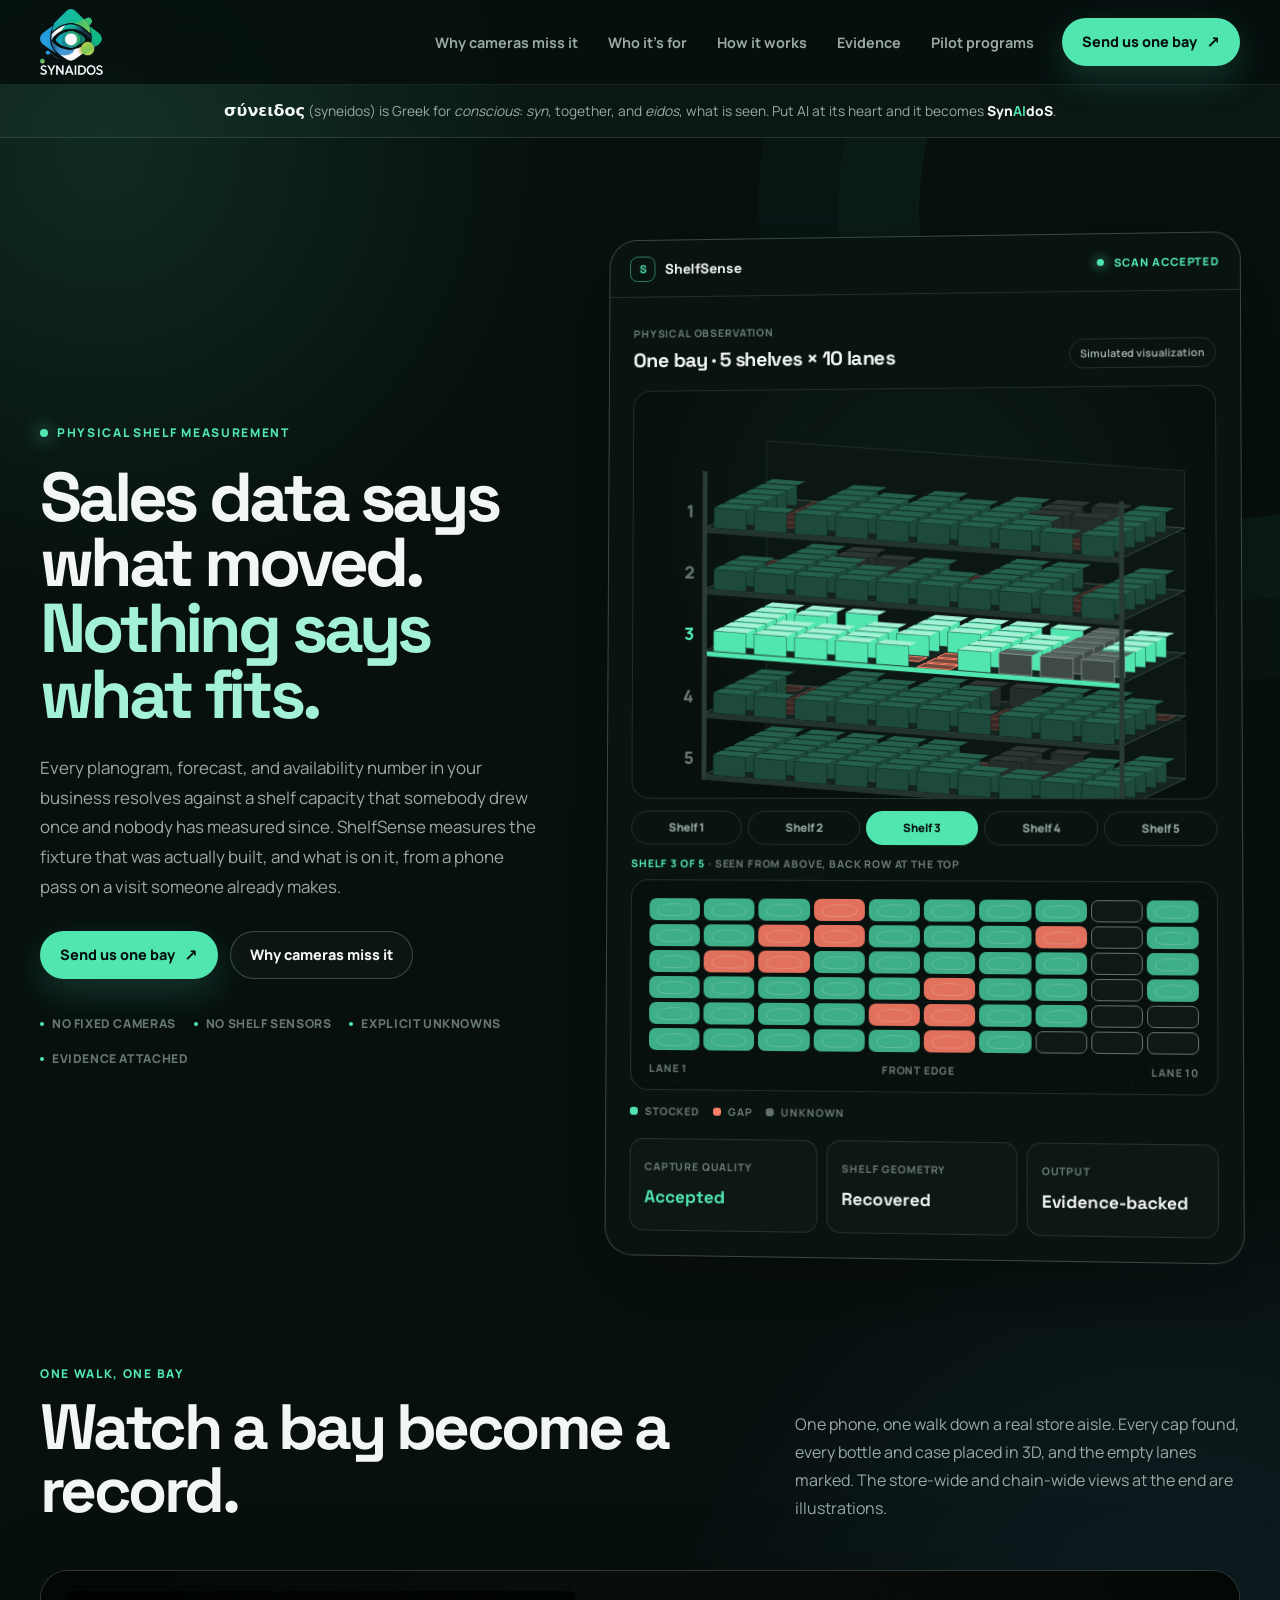
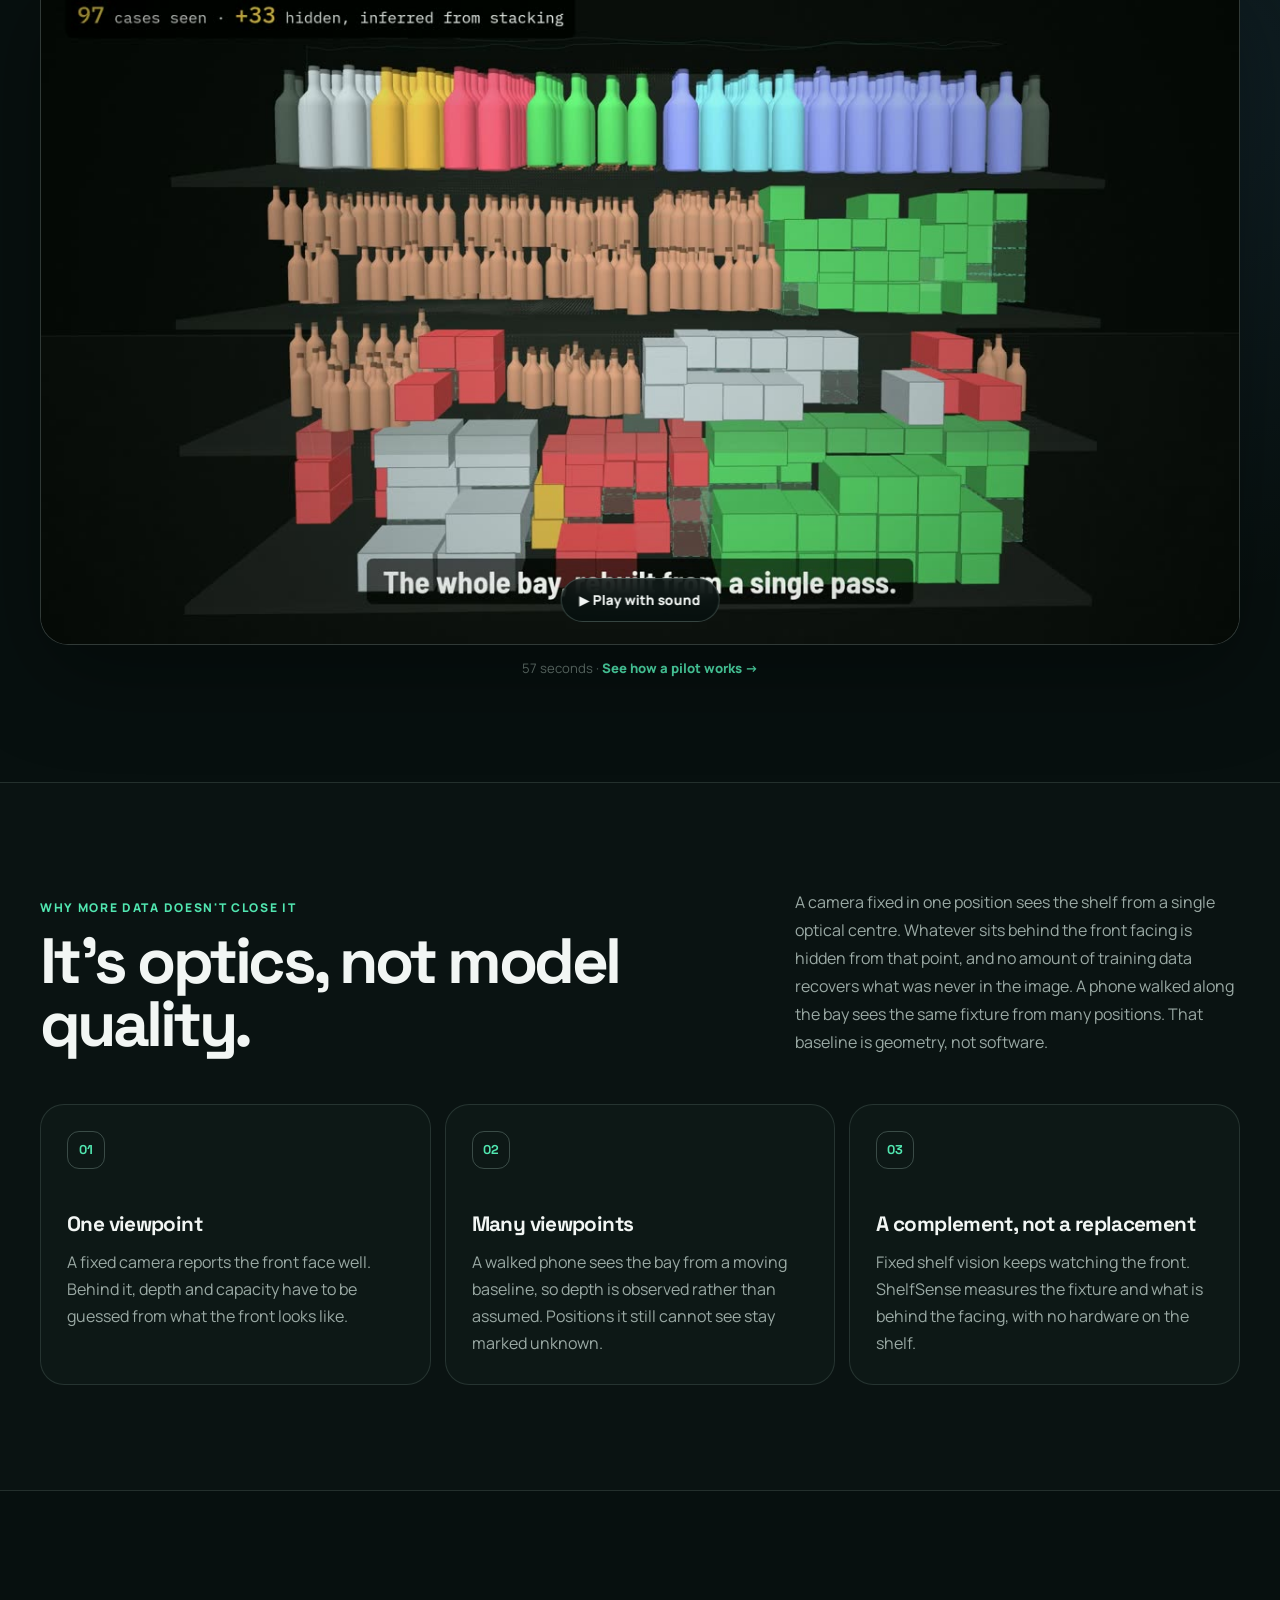
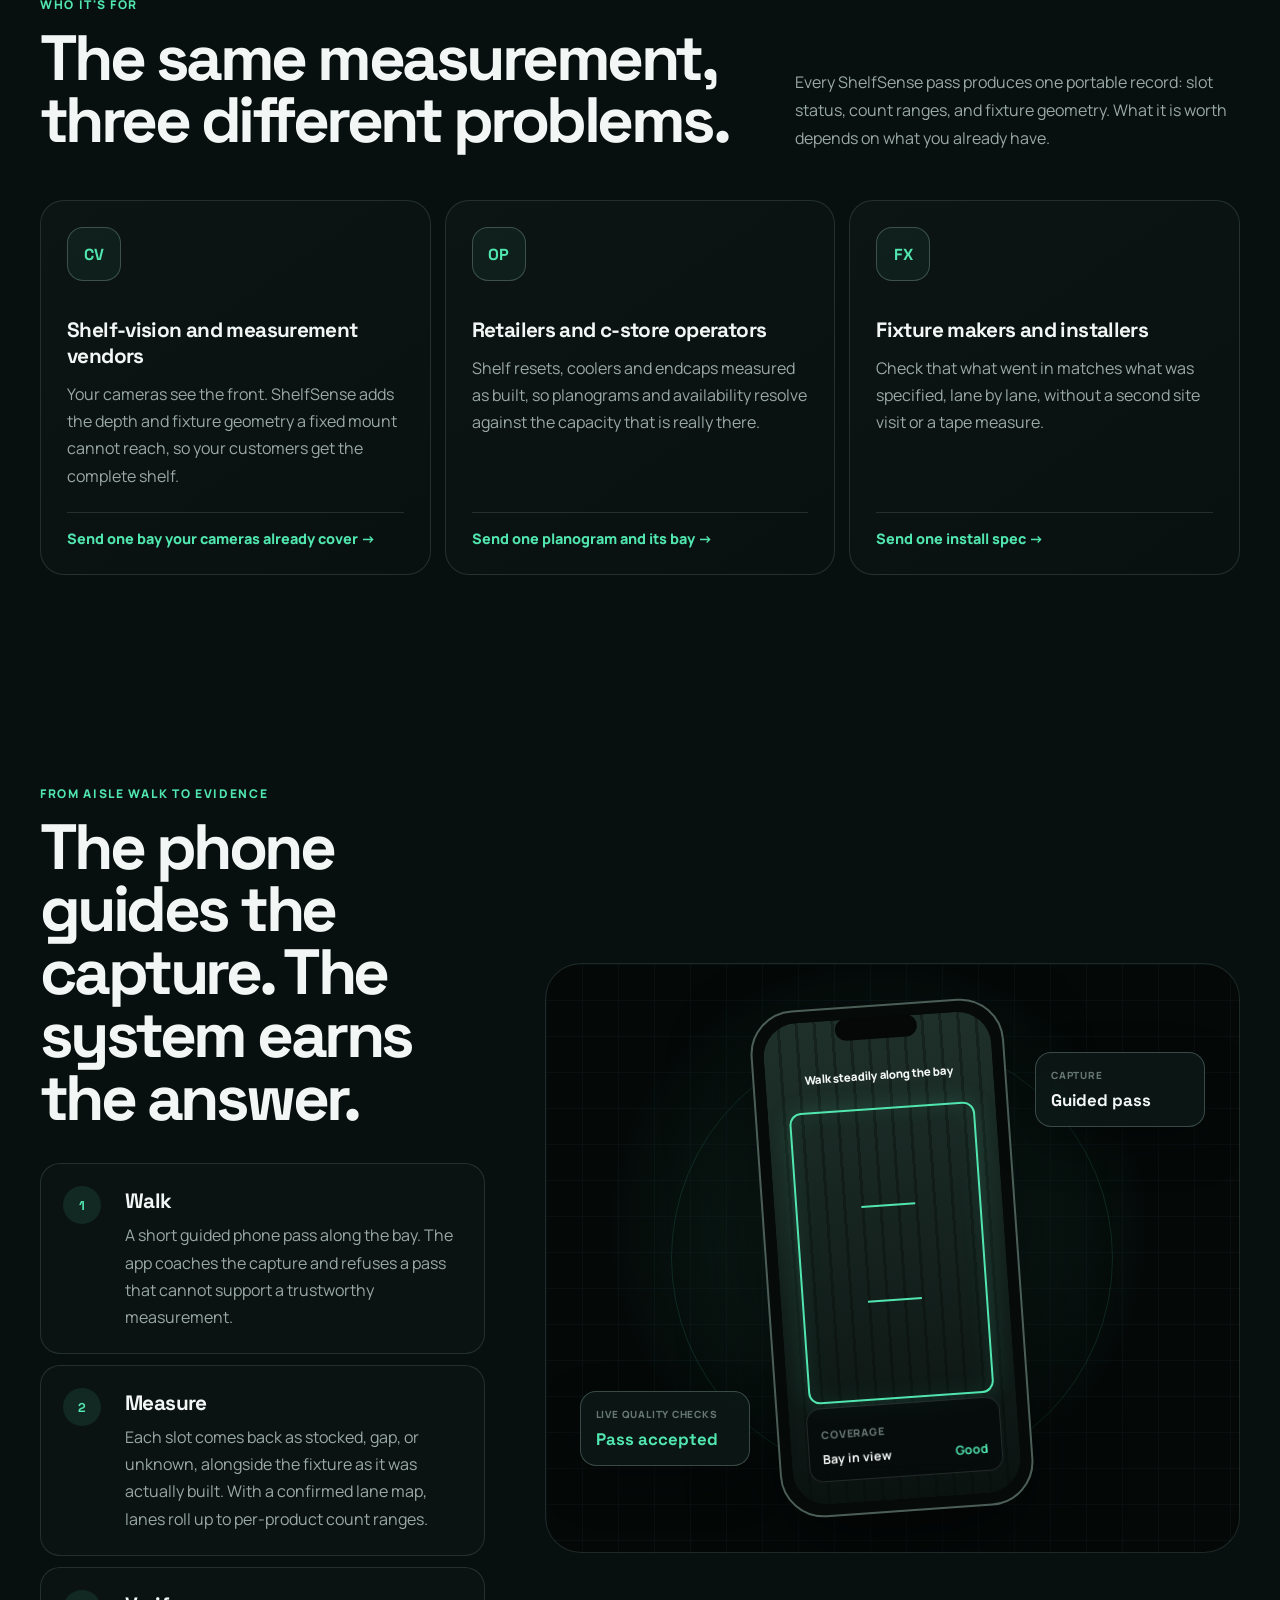
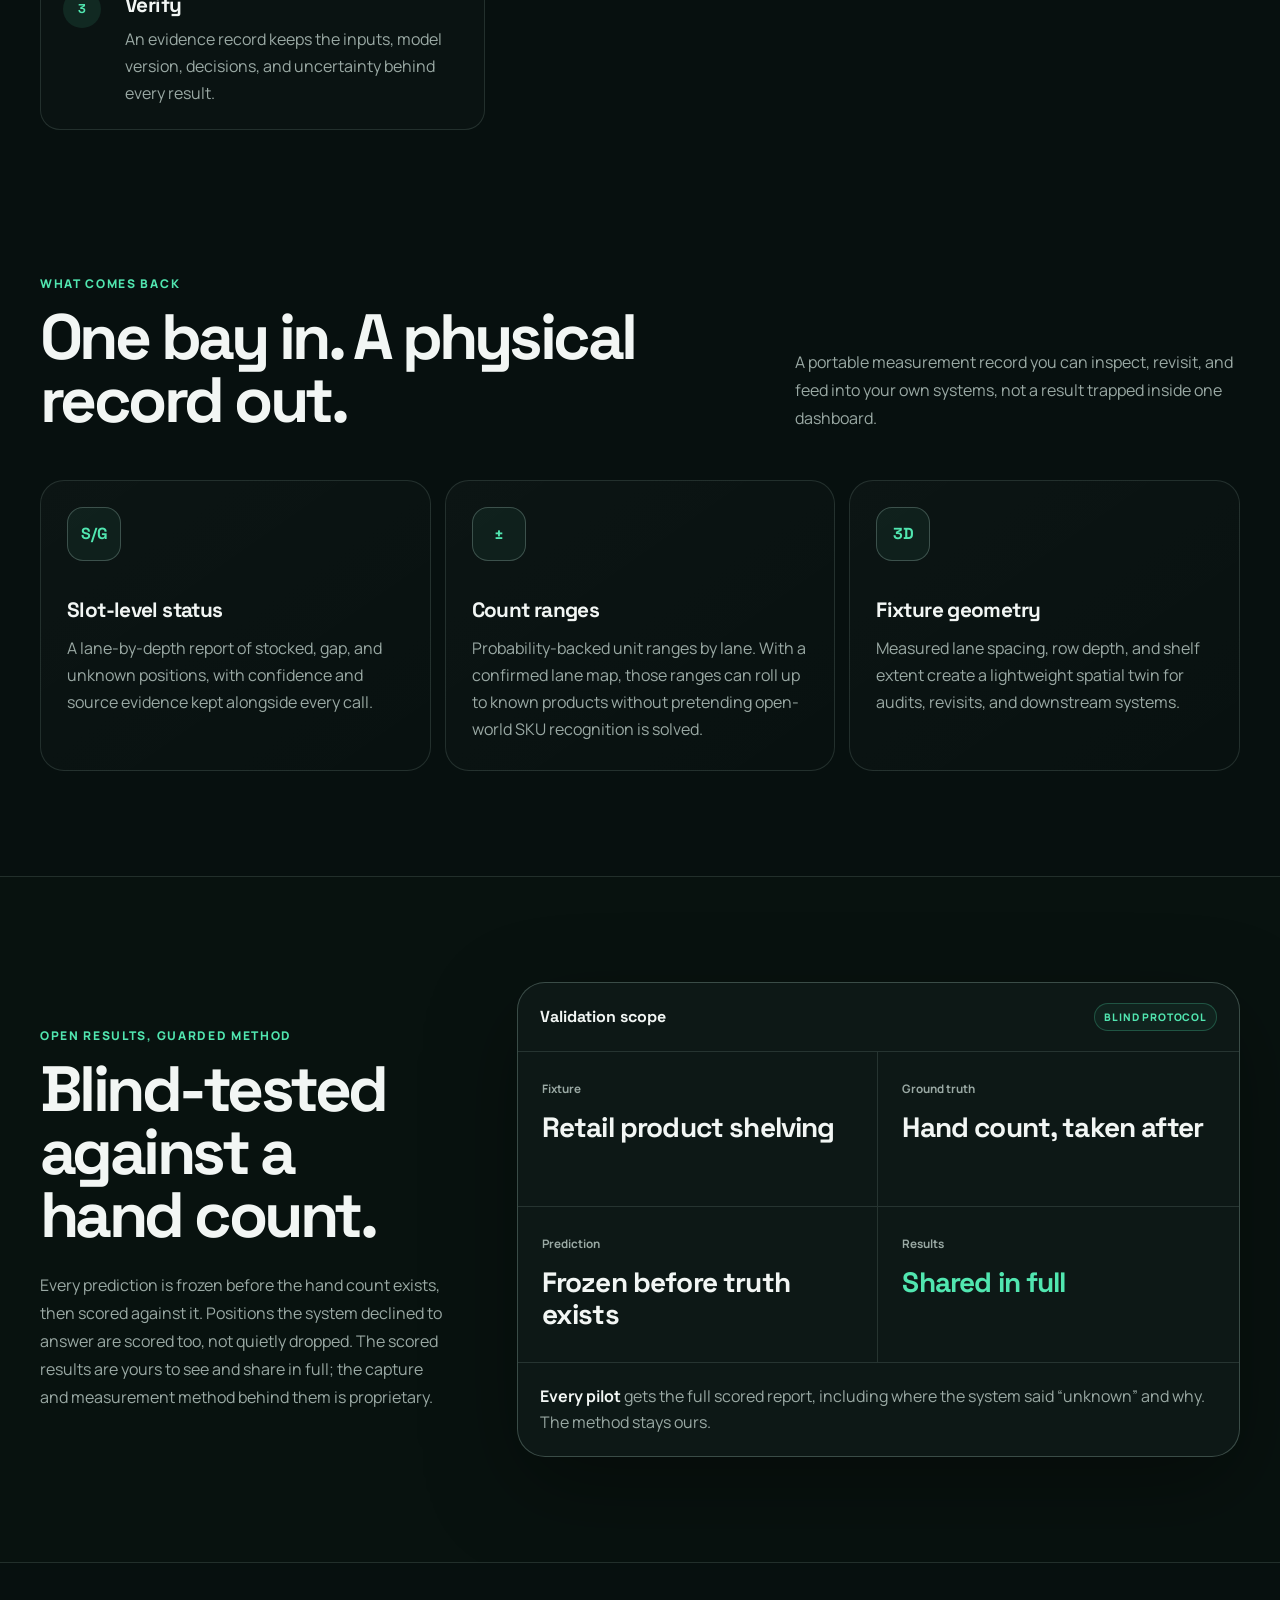
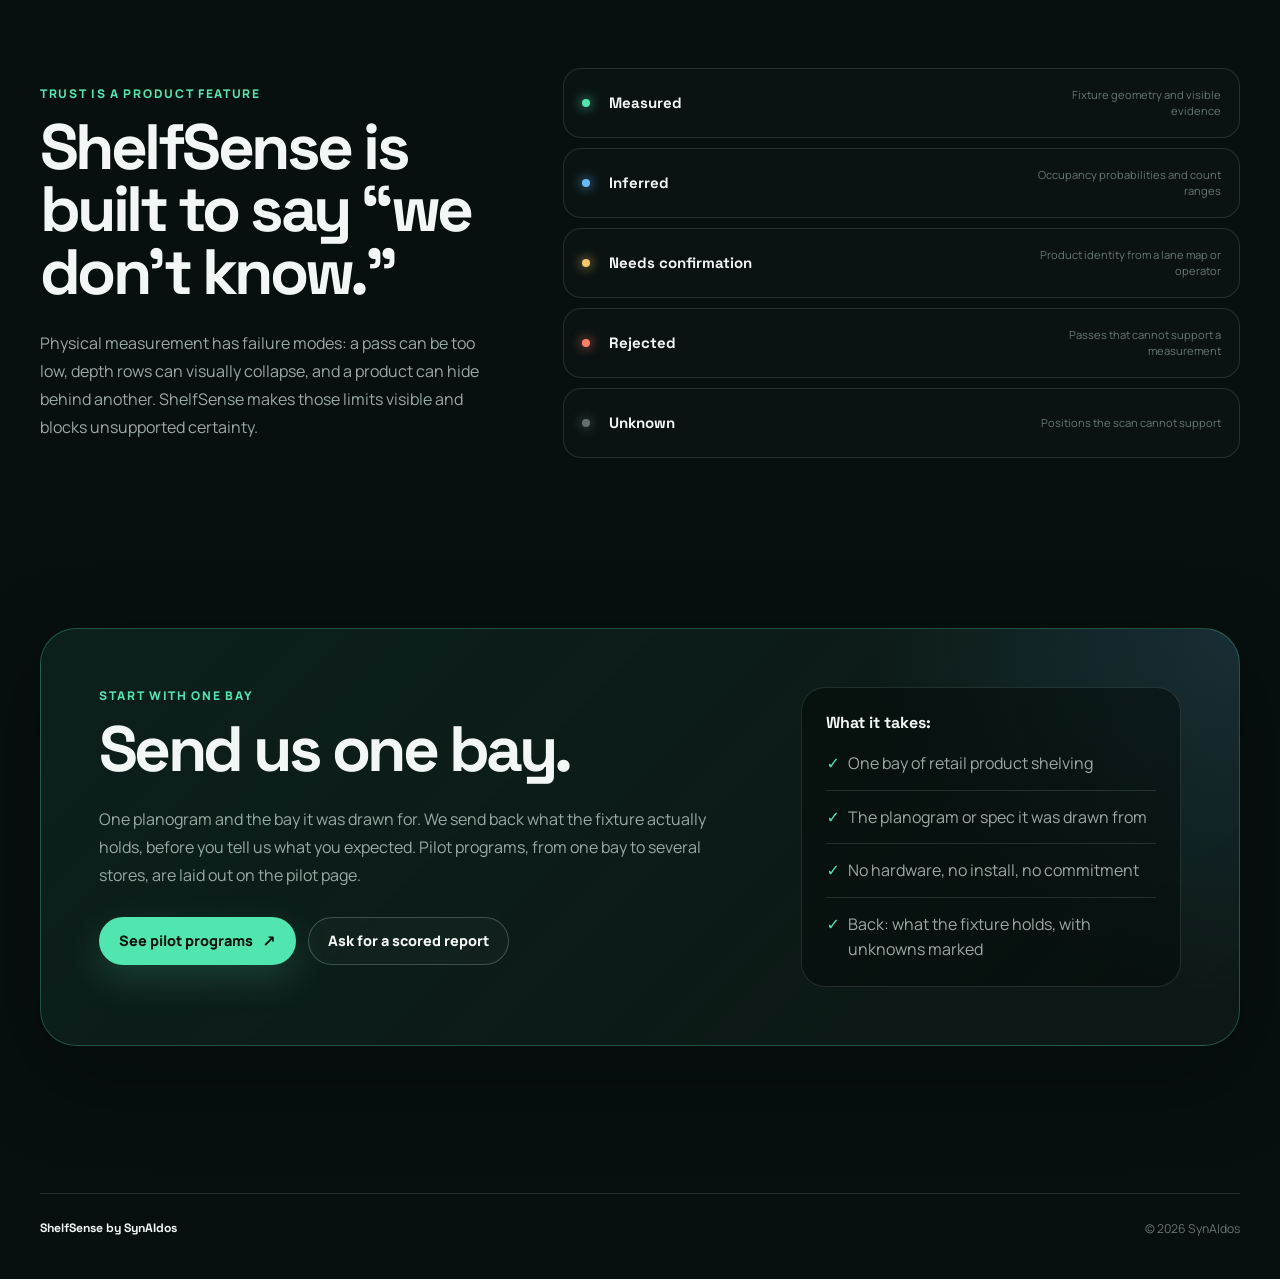
<file: index.html>
<!doctype html>
<html lang="en">
<head>
  <meta charset="utf-8">
  <meta name="viewport" content="width=device-width, initial-scale=1">
  <meta name="theme-color" content="#07100f">
  <title>ShelfSense by SynAIdos | Measure the shelf that was actually built</title>
  <meta name="description" content="Sales data says what moved. Nothing says what fits. ShelfSense measures the fixture that was actually built, and what is on it, from a phone pass on a visit someone already makes.">
  <meta property="og:title" content="ShelfSense by SynAIdos">
  <meta property="og:description" content="Sales data says what moved. Nothing says what fits. Physical shelf measurement from a phone pass, without fixed cameras or shelf sensors.">
  <meta property="og:type" content="website">
  <link rel="icon" type="image/png" href="myicon.png">
  <link rel="preconnect" href="https://fonts.googleapis.com">
  <link rel="preconnect" href="https://fonts.gstatic.com" crossorigin>
  <link href="https://fonts.googleapis.com/css2?family=Manrope:wght@400;500;600;700;800&family=Space+Grotesk:wght@500;600;700&display=swap" rel="stylesheet">
  <style>
    :root {
      color-scheme: dark;
      --ink:#f2f6f4; --muted:#9aa9a4; --faint:#667670; --bg:#07100f; --deep:#040908;
      --panel:#0d1816; --panel2:#12211e; --line:rgba(181,214,202,.15); --line2:rgba(181,214,202,.27);
      --mint:#51e6b0; --mint2:#a3f2d5; --blue:#69b8ff; --coral:#ff7f68; --amber:#f5c868; --unknown:#63716c;
      --radius:24px; --shell:1200px; --shadow:0 30px 90px rgba(0,0,0,.34);
    }
    * { box-sizing:border-box; }
    html { scroll-behavior:smooth; scroll-padding-top:100px; }
    body { margin:0; min-width:320px; overflow-x:hidden; color:var(--ink); font-family:"Manrope",system-ui,sans-serif; -webkit-font-smoothing:antialiased;
      background:radial-gradient(circle at 8% 2%,rgba(81,230,176,.12),transparent 28rem),radial-gradient(circle at 92% 22%,rgba(105,184,255,.09),transparent 32rem),var(--bg); }
    body.menu-open { overflow:hidden; }
    a { color:inherit; text-decoration:none; }
    button { font:inherit; }
    :focus-visible { outline:3px solid var(--blue); outline-offset:4px; }
    .shell { width:min(calc(100% - 40px),var(--shell)); margin:0 auto; }
    h1,h2,h3,p { margin-top:0; }
    h1,h2,h3 { font-family:"Space Grotesk",system-ui,sans-serif; }

    .site-header { position:sticky; top:0; z-index:30; border-bottom:1px solid rgba(181,214,202,.1); background:rgba(7,16,15,.84); backdrop-filter:blur(18px); }
    .header-inner { min-height:84px; display:flex; align-items:center; justify-content:space-between; gap:28px; }
    .brand { flex:0 0 auto; display:inline-flex; align-items:center; }
    .brand img { display:block; width:auto; height:66px; object-fit:contain; }
    .desktop-nav { margin-left:auto; display:flex; gap:30px; color:var(--muted); font-size:.9rem; font-weight:700; }
    .desktop-nav a,.mobile-nav a { transition:color .16s ease; }
    .desktop-nav a:hover,.mobile-nav a:hover { color:var(--ink); }
    .button { min-height:48px; display:inline-flex; align-items:center; justify-content:center; gap:9px; padding:.85rem 1.2rem; border:1px solid transparent; border-radius:999px; font-size:.9rem; font-weight:800; line-height:1; transition:transform .16s ease,border-color .16s ease; }
    .button:hover { transform:translateY(-2px); }
    .button.primary { color:#05110d; background:var(--mint); box-shadow:0 14px 36px rgba(81,230,176,.18); }
    .button.primary::after { content:"↗"; font-size:1rem; }
    .button.secondary { color:var(--ink); border-color:var(--line2); background:rgba(255,255,255,.025); }
    .menu-toggle { display:none; min-width:48px; min-height:48px; padding:0 14px; border:1px solid var(--line2); border-radius:999px; color:var(--ink); background:transparent; cursor:pointer; font-weight:800; }
    .mobile-nav { display:none; position:absolute; top:calc(100% + 10px); left:20px; right:20px; padding:22px; border:1px solid var(--line2); border-radius:var(--radius); background:rgba(9,19,17,.98); box-shadow:var(--shadow); }
    .mobile-nav[data-open="true"] { display:grid; gap:20px; }
    .mobile-nav nav { display:grid; gap:17px; color:var(--muted); font-weight:700; }

    main section { padding:105px 0; }
    .eyebrow,.section-kicker { color:var(--mint); font-size:.75rem; font-weight:800; letter-spacing:.14em; text-transform:uppercase; }
    .eyebrow { display:inline-flex; align-items:center; gap:9px; }
    .eyebrow::before { content:""; width:8px; height:8px; border-radius:50%; background:currentColor; box-shadow:0 0 18px currentColor; }
    .section-kicker { margin-bottom:14px; }
    .hero { position:relative; padding:94px 0 70px; overflow:hidden; }
    .hero::before { content:""; position:absolute; width:620px; height:620px; right:-260px; top:-240px; border:1px solid rgba(81,230,176,.08); border-radius:50%; box-shadow:0 0 0 80px rgba(81,230,176,.025),0 0 0 160px rgba(81,230,176,.018); }
    .hero-grid { display:grid; grid-template-columns:minmax(0,.88fr) minmax(500px,1.12fr); gap:64px; align-items:center; }
    h1 { max-width:12ch; margin:23px 0 26px; font-size:clamp(3.2rem,5.4vw,5.4rem); line-height:.95; letter-spacing:-.06em; }
    h1 .accent { color:var(--mint2); }
    .hero-copy>p { max-width:590px; margin-bottom:30px; color:var(--muted); font-size:1.06rem; line-height:1.75; }
    .hero-actions,.cta-actions { display:flex; flex-wrap:wrap; gap:12px; }
    .hero-actions { margin-bottom:36px; }
    .signal-row { display:flex; flex-wrap:wrap; gap:18px; color:var(--faint); font-size:.76rem; font-weight:800; letter-spacing:.05em; text-transform:uppercase; }
    .signal-row span { display:inline-flex; align-items:center; gap:8px; }
    .signal-row span::before { content:""; width:4px; height:4px; border-radius:50%; background:var(--mint); }

    .product-window { position:relative; overflow:hidden; border:1px solid var(--line2); border-radius:28px; background:#091310; box-shadow:var(--shadow); transform:perspective(1200px) rotateY(-2deg) rotateX(1deg); }
    .window-bar { min-height:58px; display:flex; align-items:center; justify-content:space-between; gap:20px; padding:0 20px; border-bottom:1px solid var(--line); }
    .window-brand,.scan-state { display:flex; align-items:center; gap:10px; }
    .window-brand { font-family:"Space Grotesk"; font-size:.9rem; font-weight:700; }
    .window-mark { width:26px; height:26px; display:grid; place-items:center; border:1px solid rgba(81,230,176,.5); border-radius:8px; color:var(--mint); font-size:.72rem; }
    .scan-state { color:var(--mint); font-size:.7rem; font-weight:800; letter-spacing:.08em; text-transform:uppercase; }
    .scan-state::before { content:""; width:7px; height:7px; border-radius:50%; background:var(--mint); box-shadow:0 0 12px var(--mint); }
    .window-body { padding:24px; }
    .window-heading { display:flex; align-items:flex-end; justify-content:space-between; gap:20px; margin-bottom:18px; }
    .window-heading small,.metric-label,.shelf-axis,.legend,.phone-readout small { color:var(--faint); font-size:.66rem; font-weight:800; letter-spacing:.08em; text-transform:uppercase; }
    .window-heading h2 { margin:5px 0 0; font-size:1.25rem; letter-spacing:-.03em; }
    .capture-tag { padding:7px 10px; border:1px solid var(--line); border-radius:999px; color:var(--muted); font-size:.67rem; font-weight:700; }
    .bay3d { display:block; width:100%; aspect-ratio:1.42; margin:0 0 12px; border:1px solid var(--line); border-radius:18px; background:radial-gradient(circle at 50% 30%,rgba(81,230,176,.06),transparent 70%),#08100e; cursor:pointer; }
    .shelf-picker { display:flex; gap:6px; margin-bottom:12px; }
    .shelf-picker button { flex:1; min-height:34px; padding:0 4px; border:1px solid var(--line); border-radius:999px; color:var(--muted); background:transparent; font-size:.72rem; font-weight:800; cursor:pointer; }
    .shelf-picker button[aria-pressed="true"] { border-color:rgba(81,230,176,.6); color:#05110d; background:var(--mint); }
    .shelf-caption { margin-bottom:9px; color:var(--faint); font-size:.66rem; font-weight:800; letter-spacing:.08em; text-transform:uppercase; }
    .shelf-caption span { color:var(--mint); }
    .shelf-frame { padding:18px 18px 14px; border:1px solid var(--line); border-radius:18px; background:linear-gradient(rgba(105,184,255,.025) 1px,transparent 1px),linear-gradient(90deg,rgba(105,184,255,.025) 1px,transparent 1px),#08100e; background-size:20px 20px; }
    .shelf-grid { display:grid; grid-template-columns:repeat(10,minmax(18px,1fr)); grid-template-rows:repeat(6,22px); gap:4px; }
    .slot { position:relative; overflow:hidden; border:1px solid transparent; border-radius:7px; }
    .slot::after { content:""; position:absolute; inset:4px 7px 3px; border:1px solid rgba(255,255,255,.17); border-radius:50% 50% 35% 35%; }
    .slot.stocked { background:rgba(81,230,176,.74); }
    .slot.gap { background:rgba(255,127,104,.88); }
    .slot.unknown { border-color:var(--unknown); background:rgba(99,113,108,.08); }
    .slot.unknown::after { display:none; }
    .shelf-axis { display:flex; justify-content:space-between; margin-top:11px; }
    .legend { display:flex; flex-wrap:wrap; gap:14px; margin:14px 0 20px; }
    .legend span { display:inline-flex; align-items:center; gap:7px; }
    .legend i { width:8px; height:8px; display:inline-block; border-radius:3px; background:var(--c); }
    .window-metrics { display:grid; grid-template-columns:repeat(3,minmax(0,1fr)); gap:9px; }
    .window-metric { min-height:92px; padding:14px; border:1px solid var(--line); border-radius:14px; background:rgba(255,255,255,.02); }
    .window-metric strong { display:block; margin-top:10px; font-family:"Space Grotesk"; font-size:1.08rem; }
    .window-metric strong.good { color:var(--mint); }

    .section-heading { display:grid; grid-template-columns:minmax(0,1.1fr) minmax(320px,.7fr); align-items:end; gap:56px; margin-bottom:48px; }
    .section-heading h2,.proof-copy h2,.boundary-copy h2,.cta-copy h2 { margin:0; font-size:clamp(2.6rem,5vw,4.8rem); line-height:.98; letter-spacing:-.055em; }
    .section-heading p,.proof-copy>p,.boundary-copy>p,.cta-copy>p { margin-bottom:0; color:var(--muted); line-height:1.75; }
    .problem,.proof { border-top:1px solid var(--line); border-bottom:1px solid var(--line); background:rgba(255,255,255,.012); }
    .problem-grid,.output-grid { display:grid; grid-template-columns:repeat(3,minmax(0,1fr)); gap:14px; }
    .feature-card,.output-card { min-height:260px; padding:26px; border:1px solid var(--line); border-radius:var(--radius); background:var(--panel); }
    .feature-number,.output-icon { display:inline-flex; align-items:center; justify-content:center; border:1px solid var(--line2); color:var(--mint); font-family:"Space Grotesk"; font-weight:700; }
    .feature-number { width:38px; height:38px; margin-bottom:42px; border-radius:12px; font-size:.8rem; }
    .feature-card h3,.output-card h3,.step-card h3 { margin-bottom:12px; font-size:1.3rem; letter-spacing:-.03em; }
    .feature-card p,.output-card p,.step-card p { margin:0; color:var(--muted); font-size:1rem; line-height:1.7; }

    .workflow-grid { display:grid; grid-template-columns:minmax(0,.78fr) minmax(520px,1.22fr); gap:60px; align-items:center; }
    .steps { display:grid; gap:11px; }
    .step-card { display:grid; grid-template-columns:44px 1fr; gap:18px; padding:22px; border:1px solid var(--line); border-radius:20px; background:rgba(255,255,255,.014); }
    .step-index { width:38px; height:38px; display:grid; place-items:center; border-radius:50%; color:var(--mint); background:rgba(81,230,176,.1); font-family:"Space Grotesk"; font-size:.8rem; font-weight:700; }
    .step-card h3 { margin-top:2px; margin-bottom:8px; }
    .workflow-visual { min-height:590px; position:relative; display:grid; place-items:center; overflow:hidden; border:1px solid var(--line); border-radius:36px; background:radial-gradient(circle at 48% 45%,rgba(81,230,176,.13),transparent 17rem),linear-gradient(rgba(105,184,255,.035) 1px,transparent 1px),linear-gradient(90deg,rgba(105,184,255,.035) 1px,transparent 1px),var(--deep); background-size:auto,36px 36px,36px 36px,auto; }
    .workflow-visual::before { content:""; position:absolute; width:440px; height:440px; border:1px solid rgba(81,230,176,.13); border-radius:50%; }
    .phone { position:relative; z-index:2; width:254px; height:508px; padding:11px; border:2px solid #4c5e58; border-radius:44px; background:#060a09; box-shadow:0 35px 80px rgba(0,0,0,.55); transform:rotate(-4deg); }
    .phone-screen { height:100%; position:relative; overflow:hidden; border-radius:34px; background:linear-gradient(180deg,rgba(4,9,8,.1),rgba(4,9,8,.78)),repeating-linear-gradient(90deg,#22352f 0 15px,#182620 15px 18px); }
    .phone-notch { position:absolute; z-index:2; top:10px; left:50%; width:82px; height:22px; border-radius:999px; background:#050807; transform:translateX(-50%); }
    .scan-guide { position:absolute; inset:90px 21px 100px; border:2px solid var(--mint); border-radius:12px; box-shadow:0 0 24px rgba(81,230,176,.18),inset 0 0 24px rgba(81,230,176,.08); }
    .scan-guide::before,.scan-guide::after { content:""; position:absolute; left:50%; width:54px; height:2px; background:var(--mint); transform:translateX(-50%); }
    .scan-guide::before { top:33%; } .scan-guide::after { top:66%; }
    .phone-label { position:absolute; top:50px; left:0; right:0; text-align:center; font-size:.72rem; font-weight:800; }
    .phone-readout { position:absolute; left:17px; right:17px; bottom:22px; padding:13px; border:1px solid rgba(255,255,255,.12); border-radius:14px; background:rgba(5,10,9,.78); backdrop-filter:blur(10px); }
    .phone-readout strong { display:flex; justify-content:space-between; margin-top:7px; font-size:.78rem; }
    .phone-readout strong span,.float-card strong.pass { color:var(--mint); }
    .float-card { position:absolute; z-index:3; min-width:170px; padding:15px; border:1px solid var(--line2); border-radius:16px; background:rgba(13,24,22,.92); box-shadow:0 18px 44px rgba(0,0,0,.35); backdrop-filter:blur(12px); }
    .float-card small { display:block; margin-bottom:7px; color:var(--faint); font-size:.62rem; font-weight:800; letter-spacing:.08em; text-transform:uppercase; }
    .float-card strong { font-family:"Space Grotesk"; font-size:1.05rem; }
    .float-card.position { top:88px; right:34px; } .float-card.quality { left:34px; bottom:86px; }

    .outputs { padding-top:40px; }
    .output-card { min-height:270px; background:linear-gradient(145deg,rgba(255,255,255,.025),rgba(255,255,255,.008)); }
    .buyer-card { display:flex; flex-direction:column; }
    .buyer-card p { flex:1; }
    .buyer-ask { margin-top:22px; padding-top:16px; border-top:1px solid var(--line); color:var(--mint); font-size:.9rem; font-weight:800; }
    .buyer-ask::after { content:" →"; }
    .buyer-ask:hover { color:var(--mint2); }
    .output-icon { width:54px; height:54px; margin-bottom:36px; border-radius:16px; background:rgba(81,230,176,.06); }
    .proof { position:relative; overflow:hidden; background:#08120f; }
    .proof-grid { display:grid; grid-template-columns:minmax(0,.72fr) minmax(540px,1.28fr); gap:70px; align-items:center; }
    .proof-copy h2,.boundary-copy h2,.cta-copy h2 { margin-bottom:25px; }
    .scorecard { overflow:hidden; border:1px solid var(--line2); border-radius:28px; background:var(--panel); box-shadow:var(--shadow); }
    .scorecard-head { display:flex; align-items:center; justify-content:space-between; gap:20px; padding:20px 22px; border-bottom:1px solid var(--line); }
    .scorecard-head strong { font-family:"Space Grotesk"; }
    .blind-badge { padding:6px 9px; border:1px solid rgba(81,230,176,.25); border-radius:999px; color:var(--mint); background:rgba(81,230,176,.055); font-size:.65rem; font-weight:800; letter-spacing:.08em; text-transform:uppercase; }
    .score-grid { display:grid; grid-template-columns:repeat(2,minmax(0,1fr)); }
    .score { min-height:155px; padding:24px; border-right:1px solid var(--line); border-bottom:1px solid var(--line); }
    .score:nth-child(2n) { border-right:0; } .score:nth-last-child(-n+2) { border-bottom:0; }
    .score span { color:var(--muted); font-size:.73rem; font-weight:700; }
    .score strong { display:block; margin:13px 0 8px; font-family:"Space Grotesk"; font-size:clamp(2rem,4vw,3.4rem); letter-spacing:-.055em; line-height:1; }
    .score small { color:var(--faint); font-size:.69rem; line-height:1.5; } .primary-score strong { color:var(--mint); }
    .score strong.scope-value { font-size:clamp(1.3rem,2.2vw,1.75rem); letter-spacing:-.03em; line-height:1.15; }
    .range-result { padding:20px 22px; border-top:1px solid var(--line); color:var(--muted); font-size:1rem; line-height:1.65; } .range-result strong { color:var(--ink); }

    .boundaries-grid { display:grid; grid-template-columns:minmax(0,.8fr) minmax(520px,1.2fr); gap:72px; align-items:center; }
    .boundary-list { display:grid; gap:10px; }
    .boundary-item { display:grid; grid-template-columns:12px 1fr auto; align-items:center; gap:15px; min-height:70px; padding:14px 18px; border:1px solid var(--line); border-radius:18px; background:rgba(255,255,255,.014); }
    .dot { width:8px; height:8px; border-radius:50%; background:var(--c); box-shadow:0 0 12px var(--c); }
    .boundary-item strong { font-family:"Space Grotesk"; font-size:.94rem; }
    .boundary-item small { max-width:190px; color:var(--faint); font-size:.7rem; line-height:1.45; text-align:right; }
    .pilot { padding-top:65px; }
    .pilot-panel { position:relative; overflow:hidden; display:grid; grid-template-columns:minmax(0,1.1fr) minmax(360px,.65fr); gap:60px; padding:58px; border:1px solid rgba(81,230,176,.28); border-radius:36px; background:radial-gradient(circle at 100% 0,rgba(105,184,255,.13),transparent 23rem),linear-gradient(135deg,rgba(81,230,176,.075),var(--panel)); box-shadow:var(--shadow); }
    .cta-copy h2 { max-width:12ch; } .cta-copy>p { max-width:620px; margin-bottom:28px; }
    .pilot-includes { padding:24px; border:1px solid var(--line); border-radius:var(--radius); background:rgba(4,9,8,.48); }
    .pilot-includes h3 { margin-bottom:18px; font-size:1rem; }
    .pilot-includes ul { list-style:none; margin:0; padding:0; display:grid; gap:14px; color:var(--muted); font-size:1rem; line-height:1.55; }
    .pilot-includes li { position:relative; padding:0 0 14px 22px; border-bottom:1px solid var(--line); }
    .pilot-includes li:last-child { padding-bottom:0; border:0; }
    .pilot-includes li::before { content:"✓"; position:absolute; left:0; color:var(--mint); font-weight:800; }
    .footer { padding:42px 0; }
    .footer-inner { display:flex; justify-content:space-between; gap:30px; padding-top:26px; border-top:1px solid var(--line); color:var(--faint); font-size:.76rem; }
    .footer-brand { color:var(--ink); font-family:"Space Grotesk"; font-weight:700; }

    .name-note { border-bottom:1px solid var(--line); background:rgba(81,230,176,.035); }
    .name-note p { margin:0; padding:13px 0; color:var(--muted); font-size:.86rem; line-height:1.6; text-align:center; }
    .name-note .greek { color:var(--ink); font-family:"Space Grotesk",system-ui,sans-serif; font-size:1rem; font-weight:600; }
    .name-note .brandword { color:var(--ink); font-weight:800; } .name-note .brandword b { color:var(--mint); }
    .film-section { padding-top:40px; }
    .film-wide { margin:0; }
    .film-wide-frame { position:relative; overflow:hidden; aspect-ratio:16/9; border:1px solid var(--line2); border-radius:28px; background:#000; box-shadow:var(--shadow); }
    .film-wide-frame video { display:block; width:100%; height:100%; object-fit:cover; }
    .film-sound { position:absolute; left:50%; bottom:22px; transform:translateX(-50%); min-height:44px; padding:.7rem 1.1rem; border:1px solid var(--line2); border-radius:999px; color:var(--ink); background:rgba(7,16,15,.82); backdrop-filter:blur(10px); font-size:.85rem; font-weight:800; cursor:pointer; white-space:nowrap; }
    .film-sound:hover { border-color:var(--mint); }
    .film-sound[hidden] { display:none; }
    .film-wide figcaption { margin-top:14px; color:var(--faint); font-size:.82rem; text-align:center; }
    .film-wide figcaption a { color:var(--mint); font-weight:800; }
    @media (max-width:1060px) {
      .hero-grid,.workflow-grid,.proof-grid,.boundaries-grid,.pilot-panel { grid-template-columns:1fr; }
      .hero-copy { max-width:760px; } h1 { max-width:11ch; } .product-window { max-width:760px; transform:none; }
      .proof-copy,.boundary-copy { max-width:720px; } .pilot-includes { max-width:620px; }
    }
    @media (max-width:820px) {
      .desktop-nav,.header-cta { display:none; } .menu-toggle { display:inline-flex; align-items:center; justify-content:center; }
      .section-heading { grid-template-columns:1fr; gap:22px; } .problem-grid,.output-grid { grid-template-columns:1fr; }
      .feature-card,.output-card { min-height:0; } .feature-number,.output-icon { margin-bottom:24px; }
    }
    @media (max-width:620px) {
      .shell { width:min(calc(100% - 24px),var(--shell)); } .header-inner { min-height:74px; } .brand img { height:58px; }
      .mobile-nav { left:12px; right:12px; } main section { padding:76px 0; } .hero { padding:60px 0 40px; } .hero-grid { gap:44px; }
      h1 { font-size:clamp(2.6rem,12.5vw,4rem); } .hero-copy>p { font-size:1rem; }
      .hero-actions .button,.cta-actions .button { width:100%; } .signal-row { display:grid; grid-template-columns:1fr 1fr; gap:13px; }
      .product-window { border-radius:20px; } .window-bar { padding:0 15px; } .window-body { padding:15px; } .capture-tag { display:none; }
      .shelf-frame { padding:12px; } .shelf-grid { grid-template-rows:repeat(6,18px); gap:3px; } .shelf-picker button { font-size:0; } .shelf-picker button::after { content:attr(data-n); font-size:.75rem; } .slot::after { inset:3px 4px 2px; }
      .window-metrics,.score-grid { grid-template-columns:1fr; } .window-metric { min-height:0; }
      .section-heading h2,.proof-copy h2,.boundary-copy h2,.cta-copy h2 { font-size:clamp(2.35rem,12vw,3.5rem); }
      .workflow-visual { min-height:540px; } .phone { width:220px; height:450px; }
      .float-card { min-width:145px; padding:12px; } .float-card.position { top:36px; right:12px; } .float-card.quality { left:12px; bottom:36px; }
      .score { min-height:135px; border-right:0; }
      .score:nth-last-child(-n+2) { border-bottom:1px solid var(--line); }
      .score:last-child { border-bottom:0; }
      .boundary-item { grid-template-columns:12px 1fr; } .boundary-item small { grid-column:2; max-width:none; text-align:left; }
      .pilot { padding-top:32px; } .film-wide-frame { aspect-ratio:9/16; max-width:420px; margin:0 auto; border-radius:26px; } .pilot-panel { gap:38px; padding:34px 22px; border-radius:26px; }
      .footer-inner { align-items:flex-start; flex-direction:column; gap:10px; }
    }
    @media (prefers-reduced-motion:reduce) { html { scroll-behavior:auto; } *,*::before,*::after { transition-duration:.01ms; } }
  </style>
</head>
<body>
  <header class="site-header">
    <div class="shell header-inner">
      <a class="brand" href="#top" aria-label="SynAIdos ShelfSense home"><img src="synaidos-logo.png" alt="SynAIdos" width="204" height="213"></a>
      <nav class="desktop-nav" aria-label="Primary navigation">
        <a href="#optics">Why cameras miss it</a><a href="#who">Who it's for</a><a href="#how-it-works">How it works</a><a href="#evidence">Evidence</a><a href="pilot/">Pilot programs</a>
      </nav>
      <a class="button primary header-cta" href="#send-a-bay">Send us one bay</a>
      <button class="menu-toggle" type="button" aria-expanded="false" aria-controls="mobile-nav">Menu</button>
      <div class="mobile-nav" id="mobile-nav" data-open="false">
        <nav aria-label="Mobile navigation"><a href="#optics">Why cameras miss it</a><a href="#who">Who it's for</a><a href="#how-it-works">How it works</a><a href="#evidence">Evidence</a><a href="pilot/">Pilot programs</a></nav>
        <a class="button primary" href="#send-a-bay">Send us one bay</a>
      </div>
    </div>
  </header>

  <main id="top">
    <aside class="name-note" aria-label="About the name"><div class="shell"><p><span class="greek" lang="el">σύνειδος</span> (syneidos) is Greek for <em>conscious</em>: <em>syn</em>, together, and <em>eidos</em>, what is seen. Put AI at its heart and it becomes <span class="brandword">Syn<b>AI</b>doS</span>.</p></div></aside>
    <section class="hero" aria-labelledby="hero-title">
      <div class="shell hero-grid">
        <div class="hero-copy">
          <span class="eyebrow">Physical shelf measurement</span>
          <h1 id="hero-title">Sales data says what moved. <span class="accent">Nothing says what fits.</span></h1>
          <p>Every planogram, forecast, and availability number in your business resolves against a shelf capacity that somebody drew once and nobody has measured since. ShelfSense measures the fixture that was actually built, and what is on it, from a phone pass on a visit someone already makes.</p>
          <div class="hero-actions"><a class="button primary" href="#send-a-bay">Send us one bay</a><a class="button secondary" href="#optics">Why cameras miss it</a></div>
          <div class="signal-row" aria-label="Product attributes"><span>No fixed cameras</span><span>No shelf sensors</span><span>Explicit unknowns</span><span>Evidence attached</span></div>
        </div>

        <div class="product-window" aria-label="Illustrative ShelfSense bay report">
          <div class="window-bar"><div class="window-brand"><span class="window-mark">S</span> ShelfSense</div><div class="scan-state">Scan accepted</div></div>
          <div class="window-body">
            <div class="window-heading"><div><small>Physical observation</small><h2>One bay · 5 shelves × 10 lanes</h2></div><span class="capture-tag">Simulated visualization</span></div>
            <canvas class="bay3d" id="bay3d" aria-hidden="true"></canvas>
            <div class="shelf-picker" role="group" aria-label="Choose a shelf"><button type="button" data-shelf="0">Shelf 1</button><button type="button" data-shelf="1">Shelf 2</button><button type="button" data-shelf="2" aria-pressed="true">Shelf 3</button><button type="button" data-shelf="3">Shelf 4</button><button type="button" data-shelf="4">Shelf 5</button></div>
            <div class="shelf-caption"><span id="shelf-name">Shelf 3 of 5</span> · seen from above, back row at the top</div>
            <div class="shelf-frame">
              <div class="shelf-grid" aria-hidden="true">
                <span class="slot stocked"></span><span class="slot stocked"></span><span class="slot stocked"></span><span class="slot gap"></span><span class="slot stocked"></span><span class="slot stocked"></span><span class="slot stocked"></span><span class="slot stocked"></span><span class="slot unknown"></span><span class="slot stocked"></span>
                <span class="slot stocked"></span><span class="slot stocked"></span><span class="slot gap"></span><span class="slot gap"></span><span class="slot stocked"></span><span class="slot stocked"></span><span class="slot stocked"></span><span class="slot gap"></span><span class="slot unknown"></span><span class="slot stocked"></span>
                <span class="slot stocked"></span><span class="slot gap"></span><span class="slot gap"></span><span class="slot stocked"></span><span class="slot stocked"></span><span class="slot stocked"></span><span class="slot stocked"></span><span class="slot stocked"></span><span class="slot unknown"></span><span class="slot stocked"></span>
                <span class="slot stocked"></span><span class="slot stocked"></span><span class="slot stocked"></span><span class="slot stocked"></span><span class="slot stocked"></span><span class="slot gap"></span><span class="slot stocked"></span><span class="slot stocked"></span><span class="slot unknown"></span><span class="slot stocked"></span>
                <span class="slot stocked"></span><span class="slot stocked"></span><span class="slot stocked"></span><span class="slot stocked"></span><span class="slot gap"></span><span class="slot gap"></span><span class="slot stocked"></span><span class="slot stocked"></span><span class="slot unknown"></span><span class="slot unknown"></span>
                <span class="slot stocked"></span><span class="slot stocked"></span><span class="slot stocked"></span><span class="slot stocked"></span><span class="slot stocked"></span><span class="slot gap"></span><span class="slot stocked"></span><span class="slot unknown"></span><span class="slot unknown"></span><span class="slot unknown"></span>
              </div>
              <div class="shelf-axis"><span>Lane 1</span><span>Front edge</span><span>Lane 10</span></div>
            </div>
            <div class="legend" aria-label="Shelf report legend"><span><i style="--c:var(--mint)"></i>Stocked</span><span><i style="--c:var(--coral)"></i>Gap</span><span><i style="--c:var(--unknown)"></i>Unknown</span></div>
            <div class="window-metrics"><div class="window-metric"><span class="metric-label">Capture quality</span><strong class="good">Accepted</strong></div><div class="window-metric"><span class="metric-label">Shelf geometry</span><strong>Recovered</strong></div><div class="window-metric"><span class="metric-label">Output</span><strong>Evidence-backed</strong></div></div>
          </div>
        </div>
      </div>
    </section>

    <section class="film-section" id="film-section" aria-labelledby="film-title">
      <div class="shell">
        <div class="section-heading"><div><div class="section-kicker">One walk, one bay</div><h2 id="film-title">Watch a bay become a record.</h2></div><p>One phone, one walk down a real store aisle. Every cap found, every bottle and case placed in 3D, and the empty lanes marked. The store-wide and chain-wide views at the end are illustrations.</p></div>
        <figure class="film-wide">
          <div class="film-wide-frame">
            <video id="film" muted loop playsinline preload="metadata" poster="media/shelfsense-film-wide-poster.jpg" aria-label="ShelfSense film: one phone walk down a store bay, rebuilt in 3D">
              <source src="media/shelfsense-film-wide.mp4" type="video/mp4">
            </video>
            <button class="film-sound" id="film-sound" type="button">▶ Play with sound</button>
          </div>
          <figcaption>57 seconds · <a href="pilot/">See how a pilot works →</a></figcaption>
        </figure>
      </div>
    </section>

    <section class="problem" id="optics" aria-labelledby="optics-title">
      <div class="shell">
        <div class="section-heading"><div><div class="section-kicker">Why more data doesn't close it</div><h2 id="optics-title">It's optics, not model quality.</h2></div><p>A camera fixed in one position sees the shelf from a single optical centre. Whatever sits behind the front facing is hidden from that point, and no amount of training data recovers what was never in the image. A phone walked along the bay sees the same fixture from many positions. That baseline is geometry, not software.</p></div>
        <div class="problem-grid">
          <article class="feature-card"><span class="feature-number">01</span><h3>One viewpoint</h3><p>A fixed camera reports the front face well. Behind it, depth and capacity have to be guessed from what the front looks like.</p></article>
          <article class="feature-card"><span class="feature-number">02</span><h3>Many viewpoints</h3><p>A walked phone sees the bay from a moving baseline, so depth is observed rather than assumed. Positions it still cannot see stay marked unknown.</p></article>
          <article class="feature-card"><span class="feature-number">03</span><h3>A complement, not a replacement</h3><p>Fixed shelf vision keeps watching the front. ShelfSense measures the fixture and what is behind the facing, with no hardware on the shelf.</p></article>
        </div>
      </div>
    </section>

    <section id="who" aria-labelledby="who-title">
      <div class="shell">
        <div class="section-heading"><div><div class="section-kicker">Who it's for</div><h2 id="who-title">The same measurement, three different problems.</h2></div><p>Every ShelfSense pass produces one portable record: slot status, count ranges, and fixture geometry. What it is worth depends on what you already have.</p></div>
        <div class="output-grid">
          <article class="output-card buyer-card"><span class="output-icon">CV</span><h3>Shelf-vision and measurement vendors</h3><p>Your cameras see the front. ShelfSense adds the depth and fixture geometry a fixed mount cannot reach, so your customers get the complete shelf.</p><a class="buyer-ask" href="mailto:hello@synaidos.com?subject=ShelfSense%20%E2%80%94%20one%20bay%20your%20cameras%20cover">Send one bay your cameras already cover</a></article>
          <article class="output-card buyer-card"><span class="output-icon">OP</span><h3>Retailers and c-store operators</h3><p>Shelf resets, coolers and endcaps measured as built, so planograms and availability resolve against the capacity that is really there.</p><a class="buyer-ask" href="mailto:hello@synaidos.com?subject=ShelfSense%20%E2%80%94%20one%20planogram%20and%20bay">Send one planogram and its bay</a></article>
          <article class="output-card buyer-card"><span class="output-icon">FX</span><h3>Fixture makers and installers</h3><p>Check that what went in matches what was specified, lane by lane, without a second site visit or a tape measure.</p><a class="buyer-ask" href="mailto:hello@synaidos.com?subject=ShelfSense%20%E2%80%94%20one%20install%20spec">Send one install spec</a></article>
        </div>
      </div>
    </section>

    <section id="how-it-works" aria-labelledby="workflow-title">
      <div class="shell workflow-grid">
        <div>
          <div class="section-kicker">From aisle walk to evidence</div>
          <div class="section-heading" style="display:block;margin-bottom:34px"><h2 id="workflow-title">The phone guides the capture. The system earns the answer.</h2></div>
          <div class="steps">
            <article class="step-card"><span class="step-index">1</span><div><h3>Walk</h3><p>A short guided phone pass along the bay. The app coaches the capture and refuses a pass that cannot support a trustworthy measurement.</p></div></article>
            <article class="step-card"><span class="step-index">2</span><div><h3>Measure</h3><p>Each slot comes back as stocked, gap, or unknown, alongside the fixture as it was actually built. With a confirmed lane map, lanes roll up to per-product count ranges.</p></div></article>
            <article class="step-card"><span class="step-index">3</span><div><h3>Verify</h3><p>An evidence record keeps the inputs, model version, decisions, and uncertainty behind every result.</p></div></article>
          </div>
        </div>
        <div class="workflow-visual" aria-label="Illustration of the guided ShelfSense capture app">
          <div class="float-card position"><small>Capture</small><strong>Guided pass</strong></div>
          <div class="phone" aria-hidden="true"><div class="phone-notch"></div><div class="phone-screen"><div class="phone-label">Walk steadily along the bay</div><div class="scan-guide"></div><div class="phone-readout"><small>Coverage</small><strong>Bay in view <span>Good</span></strong></div></div></div>
          <div class="float-card quality"><small>Live quality checks</small><strong class="pass">Pass accepted</strong></div>
        </div>
      </div>
    </section>

    <section class="outputs" aria-labelledby="outputs-title">
      <div class="shell">
        <div class="section-heading"><div><div class="section-kicker">What comes back</div><h2 id="outputs-title">One bay in. A physical record out.</h2></div><p>A portable measurement record you can inspect, revisit, and feed into your own systems, not a result trapped inside one dashboard.</p></div>
        <div class="output-grid">
          <article class="output-card"><span class="output-icon">S/G</span><h3>Slot-level status</h3><p>A lane-by-depth report of stocked, gap, and unknown positions, with confidence and source evidence kept alongside every call.</p></article>
          <article class="output-card"><span class="output-icon">±</span><h3>Count ranges</h3><p>Probability-backed unit ranges by lane. With a confirmed lane map, those ranges can roll up to known products without pretending open-world SKU recognition is solved.</p></article>
          <article class="output-card"><span class="output-icon">3D</span><h3>Fixture geometry</h3><p>Measured lane spacing, row depth, and shelf extent create a lightweight spatial twin for audits, revisits, and downstream systems.</p></article>
        </div>
      </div>
    </section>

    <section class="proof" id="evidence" aria-labelledby="evidence-title">
      <div class="shell proof-grid">
        <div class="proof-copy"><div class="section-kicker">Open results, guarded method</div><h2 id="evidence-title">Blind-tested against a hand count.</h2><p>Every prediction is frozen before the hand count exists, then scored against it. Positions the system declined to answer are scored too, not quietly dropped. The scored results are yours to see and share in full; the capture and measurement method behind them is proprietary.</p></div>
        <div class="scorecard" aria-label="ShelfSense validation scope">
          <div class="scorecard-head"><strong>Validation scope</strong><span class="blind-badge">Blind protocol</span></div>
          <div class="score-grid">
            <div class="score"><span>Fixture</span><strong class="scope-value">Retail product shelving</strong></div>
            <div class="score"><span>Ground truth</span><strong class="scope-value">Hand count, taken after</strong></div>
            <div class="score"><span>Prediction</span><strong class="scope-value">Frozen before truth exists</strong></div>
            <div class="score primary-score"><span>Results</span><strong class="scope-value">Shared in full</strong></div>
          </div>
          <div class="range-result"><strong>Every pilot</strong> gets the full scored report, including where the system said “unknown” and why. The method stays ours.</div>
        </div>
      </div>
    </section>

    <section id="boundaries" aria-labelledby="boundaries-title">
      <div class="shell boundaries-grid">
        <div class="boundary-copy"><div class="section-kicker">Trust is a product feature</div><h2 id="boundaries-title">ShelfSense is built to say “we don't know.”</h2><p>Physical measurement has failure modes: a pass can be too low, depth rows can visually collapse, and a product can hide behind another. ShelfSense makes those limits visible and blocks unsupported certainty.</p></div>
        <div class="boundary-list">
          <div class="boundary-item"><span class="dot" style="--c:var(--mint)"></span><strong>Measured</strong><small>Fixture geometry and visible evidence</small></div>
          <div class="boundary-item"><span class="dot" style="--c:var(--blue)"></span><strong>Inferred</strong><small>Occupancy probabilities and count ranges</small></div>
          <div class="boundary-item"><span class="dot" style="--c:var(--amber)"></span><strong>Needs confirmation</strong><small>Product identity from a lane map or operator</small></div>
          <div class="boundary-item"><span class="dot" style="--c:var(--coral)"></span><strong>Rejected</strong><small>Passes that cannot support a measurement</small></div>
          <div class="boundary-item"><span class="dot" style="--c:var(--unknown)"></span><strong>Unknown</strong><small>Positions the scan cannot support</small></div>
        </div>
      </div>
    </section>

    <section class="pilot" id="send-a-bay" aria-labelledby="pilot-title">
      <div class="shell"><div class="pilot-panel">
        <div class="cta-copy"><div class="section-kicker">Start with one bay</div><h2 id="pilot-title">Send us one bay.</h2><p>One planogram and the bay it was drawn for. We send back what the fixture actually holds, before you tell us what you expected. Pilot programs, from one bay to several stores, are laid out on the pilot page.</p><div class="cta-actions"><a class="button primary" href="pilot/">See pilot programs</a><a class="button secondary" href="mailto:hello@synaidos.com?subject=ShelfSense%20%E2%80%94%20a%20scored%20report">Ask for a scored report</a></div></div>
        <aside class="pilot-includes" aria-label="What sending a bay involves"><h3>What it takes:</h3><ul><li>One bay of retail product shelving</li><li>The planogram or spec it was drawn from</li><li>No hardware, no install, no commitment</li><li>Back: what the fixture holds, with unknowns marked</li></ul></aside>
      </div></div>
    </section>
  </main>

  <footer class="footer"><div class="shell footer-inner"><span class="footer-brand">ShelfSense by SynAIdos</span><span>&copy; <span id="year"></span> SynAIdos</span></div></footer>
  <script>
    const toggle=document.querySelector(".menu-toggle"),nav=document.querySelector("#mobile-nav");
    function setMenu(open){if(!toggle||!nav)return;nav.dataset.open=String(open);toggle.setAttribute("aria-expanded",String(open));toggle.textContent=open?"Close":"Menu";document.body.classList.toggle("menu-open",open)}
    if(toggle&&nav){toggle.addEventListener("click",()=>setMenu(nav.dataset.open!=="true"));nav.querySelectorAll("a").forEach(a=>a.addEventListener("click",()=>setMenu(false)));document.addEventListener("keydown",e=>{if(e.key==="Escape")setMenu(false)});window.addEventListener("resize",()=>{if(innerWidth>820)setMenu(false)})}
    document.querySelector("#year").textContent=new Date().getFullYear();
    // the film plays muted while on screen (not for reduced motion); phones get the vertical cut; the button restarts it with sound
    (function(){
      const film=document.querySelector("#film"),sound=document.querySelector("#film-sound");if(!film)return;
      if(matchMedia("(max-width:620px)").matches){film.poster="media/shelfsense-film-poster.jpg";film.src="media/shelfsense-film-vertical.mp4"}
      if("IntersectionObserver" in window&&!matchMedia("(prefers-reduced-motion: reduce)").matches)
        new IntersectionObserver(es=>es.forEach(e=>{if(!film.muted)return;e.isIntersecting?film.play().catch(()=>{}):film.pause()}),{threshold:.4}).observe(film);
      if(sound)sound.addEventListener("click",()=>{film.muted=false;film.loop=false;film.currentTime=0;film.controls=true;film.play();sound.hidden=true});
    })();
    // the hero's bay: a simulated 5-shelf bay drawn in 3D, with the chosen shelf's lane-by-depth grid below it
    (function(){
      const cv=document.querySelector("#bay3d"),grid=document.querySelector(".shelf-grid"),name=document.querySelector("#shelf-name"),btns=[...document.querySelectorAll(".shelf-picker button")];
      if(!cv||!grid||!cv.getContext)return;
      const LANES=10,ROWS=6,N=5,cells=[...grid.children];
      btns.forEach((b,i)=>b.dataset.n=i+1);
      // shelves[s][depth][lane], depth 0 = front; shelf 3 is the grid written in the page (its top row is the back)
      let seed=7;const rnd=()=>(seed=(seed*16807)%2147483647)/2147483647;
      const shelves=[...Array(N)].map((_,s)=>{
        if(s===2)return [...Array(ROWS)].map((_,d)=>[...Array(LANES)].map((_,l)=>cells[(ROWS-1-d)*LANES+l].classList[1]));
        const sh=[...Array(ROWS)].map(()=>Array(LANES).fill("stocked"));
        for(let l=0;l<LANES;l++){const r=rnd(),fill=r<.55?ROWS:r<.8?4+Math.floor(rnd()*2):r<.95?1+Math.floor(rnd()*3):0;for(let d=fill;d<ROWS;d++)sh[d][l]="gap"}
        const u=Math.floor(rnd()*LANES),k=1+Math.floor(rnd()*3);for(let d=ROWS-k;d<ROWS;d++){sh[d][u]="unknown";if(u+1<LANES&&rnd()<.5)sh[d][u+1]="unknown"}
        return sh});
      let sel=2,auto=true,timer=null;
      const css=n=>getComputedStyle(document.documentElement).getPropertyValue(n).trim();
      const H=.5,DX=.25,DY=.12,SLOPE=.08,STEP=1.52; // box height, depth-row offset on screen, lane rise, shelf spacing (lane widths)
      function draw(){
        const w=cv.clientWidth,h=cv.clientHeight,r=devicePixelRatio||1;if(!w)return;
        cv.width=w*r;cv.height=h*r;const g=cv.getContext("2d");g.setTransform(r,0,0,r,0,0);g.clearRect(0,0,w,h);
        const u=Math.min(w/(LANES+ROWS*DX+2.2),h/(N*STEP+ROWS*DY+SLOPE*LANES+.9)),ox=w/2-(LANES+ROWS*DX)*u/2+.5*u,oy=h-.55*u;
        const P=(x,y,z,s)=>[ox+(x+z*DX)*u,oy-(y+s*STEP+z*DY-x*SLOPE)*u];
        const poly=(pts,fill,stroke)=>{g.beginPath();pts.forEach((p,i)=>i?g.lineTo(p[0],p[1]):g.moveTo(p[0],p[1]));g.closePath();if(fill){g.fillStyle=fill;g.fill()}if(stroke){g.strokeStyle=stroke;g.stroke()}};
        // [front, top, side] per status; shelves not chosen are drawn in solid muted colours so they don't smear into each other
        const C={stocked:["#51e6b0","#a3f2d5","#2f9c77"],unknown:["#3f4a47","#56625e","#2f3735"]},Cdim={stocked:["#1d4a3c","#25604d","#163a2f"],unknown:["#252d2b","#2d3633","#1d2422"]};
        for(let s=0;s<N;s++){
          const row=N-1-s,on=row===sel,pal=on?C:Cdim;g.lineWidth=1;
          // back panel and board
          poly([P(-.1,0,ROWS+.1,s),P(LANES+.1,0,ROWS+.1,s),P(LANES+.1,STEP-.12,ROWS+.1,s),P(-.1,STEP-.12,ROWS+.1,s)],"#0c1613","rgba(181,214,202,.12)");
          poly([P(-.1,0,0,s),P(LANES+.1,0,0,s),P(LANES+.1,0,ROWS+.1,s),P(-.1,0,ROWS+.1,s)],"#16241f","rgba(181,214,202,.22)");
          for(let d=ROWS-1;d>=0;d--)for(let l=LANES-1;l>=0;l--){
            const st=shelves[row][d][l],x0=l+.1,x1=l+.9,z0=d+.1,z1=d+.9;
            if(st==="gap"){poly([P(x0,0,z0,s),P(x1,0,z0,s),P(x1,0,z1,s),P(x0,0,z1,s)],on?"rgba(255,127,104,.4)":"#3a2622",on?"#ff7f68":"#5a3a33");continue}
            const [f,t,sd]=pal[st]||pal.stocked;
            poly([P(x0,0,z0,s),P(x0,0,z1,s),P(x0,H,z1,s),P(x0,H,z0,s)],sd);
            poly([P(x0,H,z0,s),P(x1,H,z0,s),P(x1,H,z1,s),P(x0,H,z1,s)],t);
            poly([P(x0,0,z0,s),P(x1,0,z0,s),P(x1,H,z0,s),P(x0,H,z0,s)],f,st==="unknown"&&on?"rgba(160,175,170,.6)":"rgba(5,17,13,.35)");
          }
          poly([P(-.1,0,0,s),P(LANES+.1,0,0,s),P(LANES+.1,-.12,0,s),P(-.1,-.12,0,s)],on?css("--mint"):"#23332e");
          g.fillStyle=on?css("--mint"):css("--faint");g.font="800 "+Math.max(10,.42*u)+"px Manrope,sans-serif";g.textAlign="right";
          const lp=P(-.35,.25,0,s);g.fillText(String(row+1),lp[0],lp[1]);
        }
        // the bay's two front posts
        [-.16,LANES+.04].forEach(x=>poly([P(x,-.12,0,0),P(x+.12,-.12,0,0),P(x+.12,N*STEP-.12,0,0),P(x,N*STEP-.12,0,0)],"#2a3b36"));
      }
      function pick(i,user){
        sel=i;if(user){auto=false;clearInterval(timer)}
        btns.forEach((b,j)=>b.setAttribute("aria-pressed",String(j===i)));name.textContent="Shelf "+(i+1)+" of "+N;
        for(let d=0;d<ROWS;d++)for(let l=0;l<LANES;l++)cells[(ROWS-1-d)*LANES+l].className="slot "+shelves[i][d][l];
        draw();
      }
      btns.forEach((b,i)=>b.addEventListener("click",()=>pick(i,true)));
      cv.addEventListener("click",e=>{const b=cv.getBoundingClientRect(),f=(e.clientY-b.top)/b.height;pick(Math.min(N-1,Math.max(0,Math.floor(f*N))),true)});
      if("ResizeObserver" in window)new ResizeObserver(draw).observe(cv);
      addEventListener("load",draw);draw();
      // step through the shelves while the bay is on screen, until someone picks one
      if(!matchMedia("(prefers-reduced-motion: reduce)").matches&&"IntersectionObserver" in window)
        new IntersectionObserver(es=>es.forEach(e=>{clearInterval(timer);if(e.isIntersecting&&auto)timer=setInterval(()=>pick((sel+1)%N),3200)})).observe(cv);
    })();
  </script>
</body>
</html>
</file>
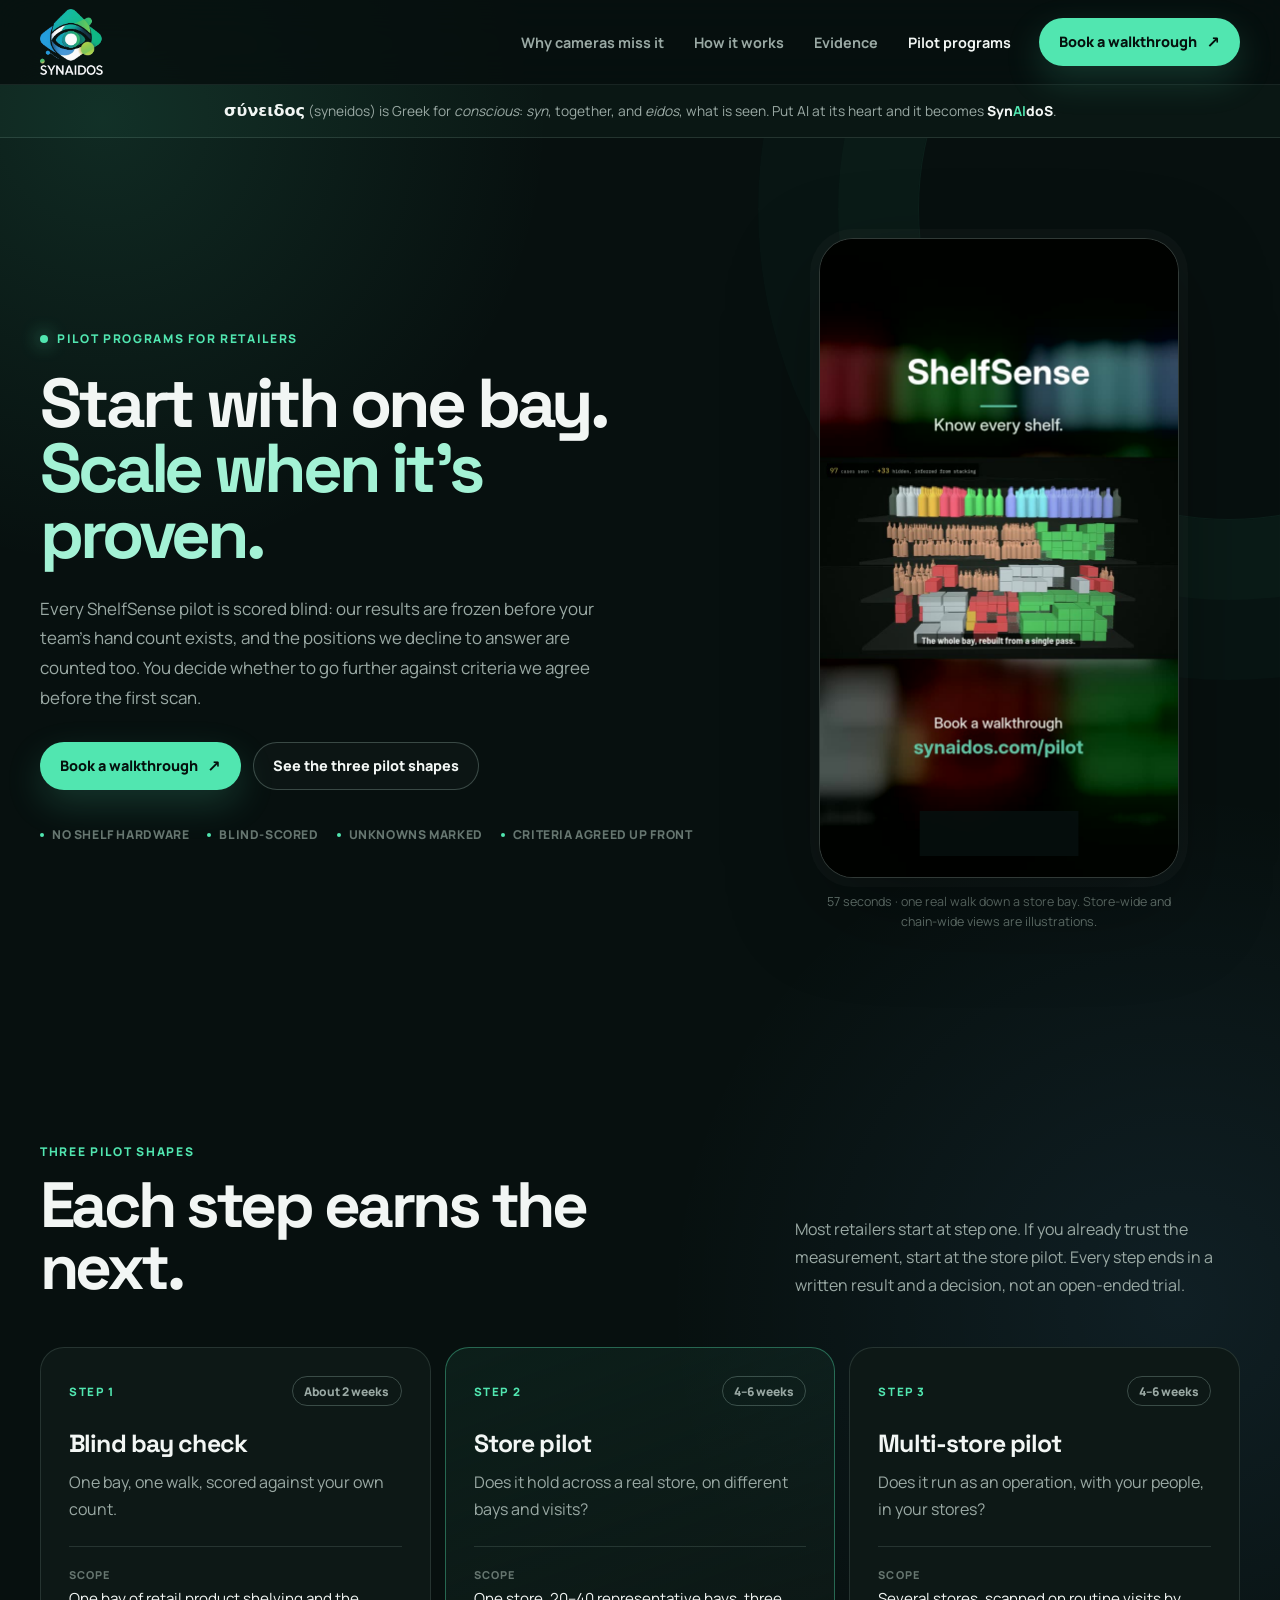
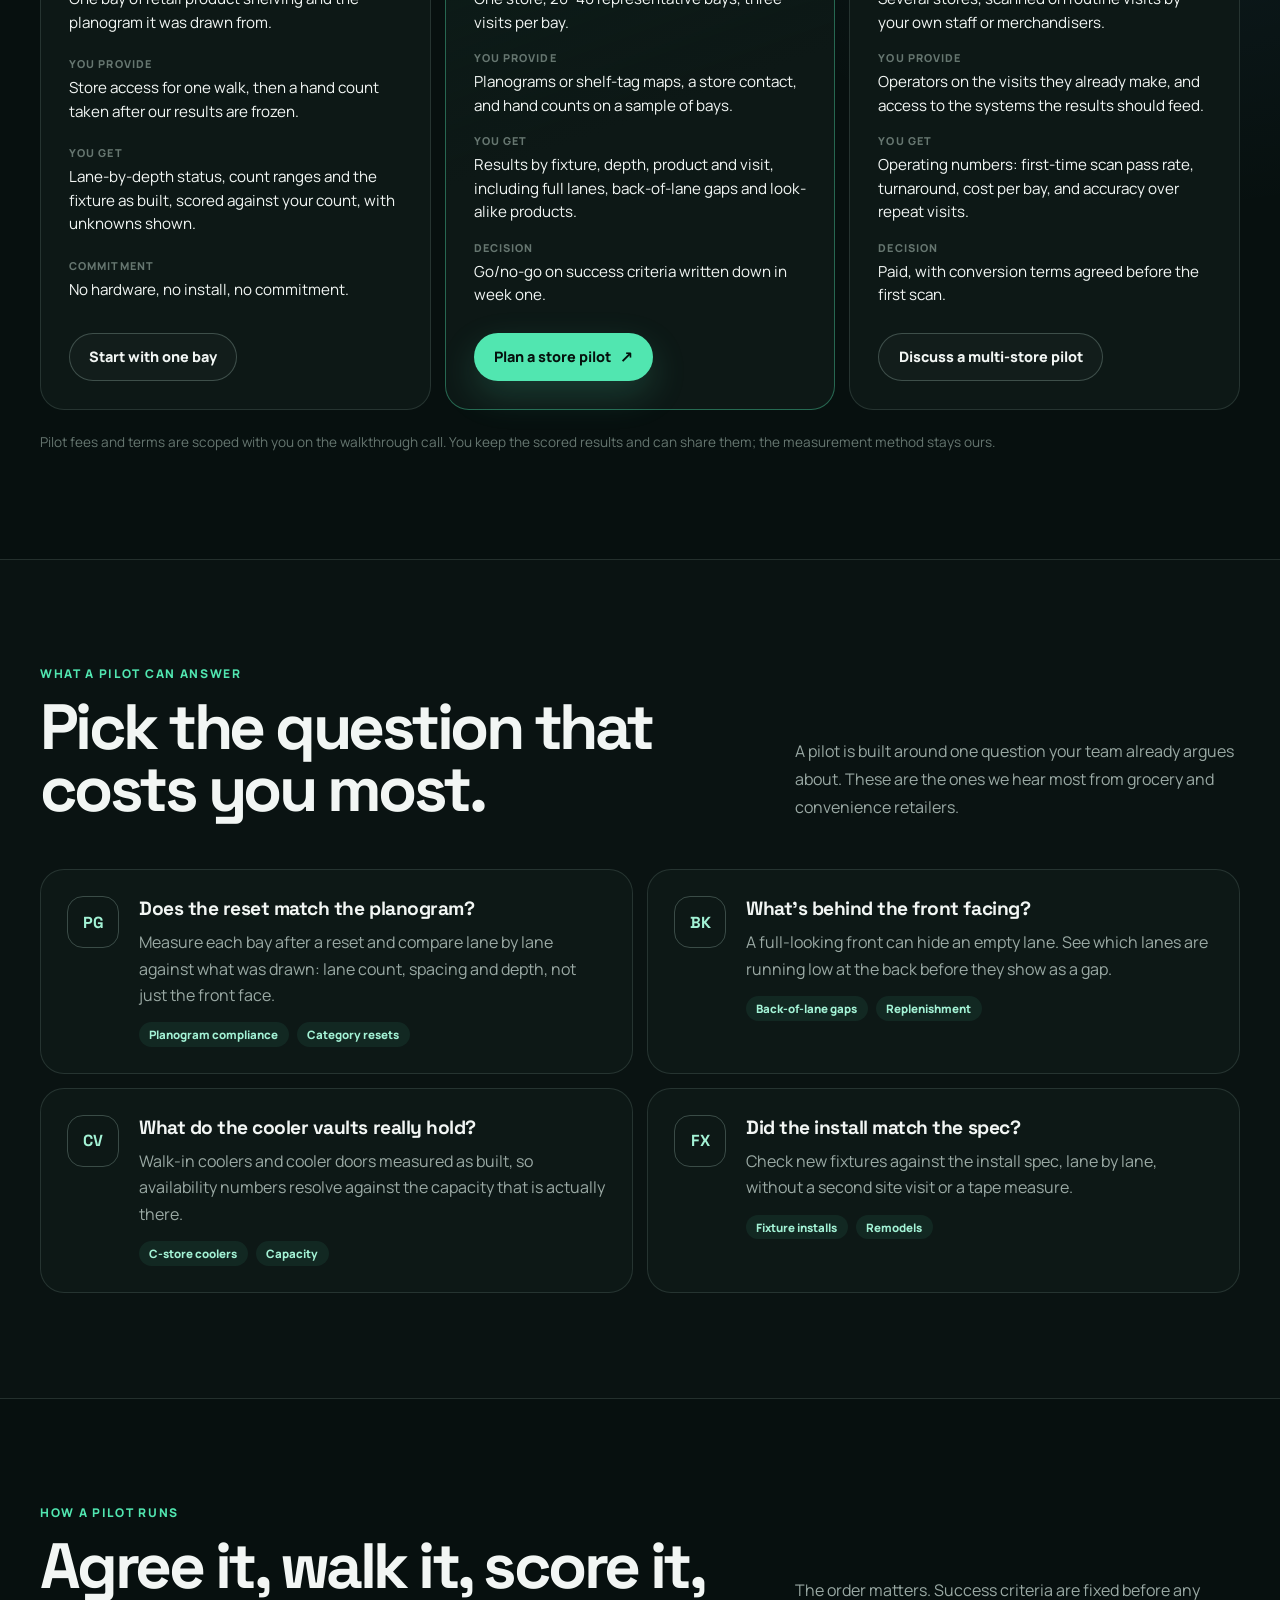
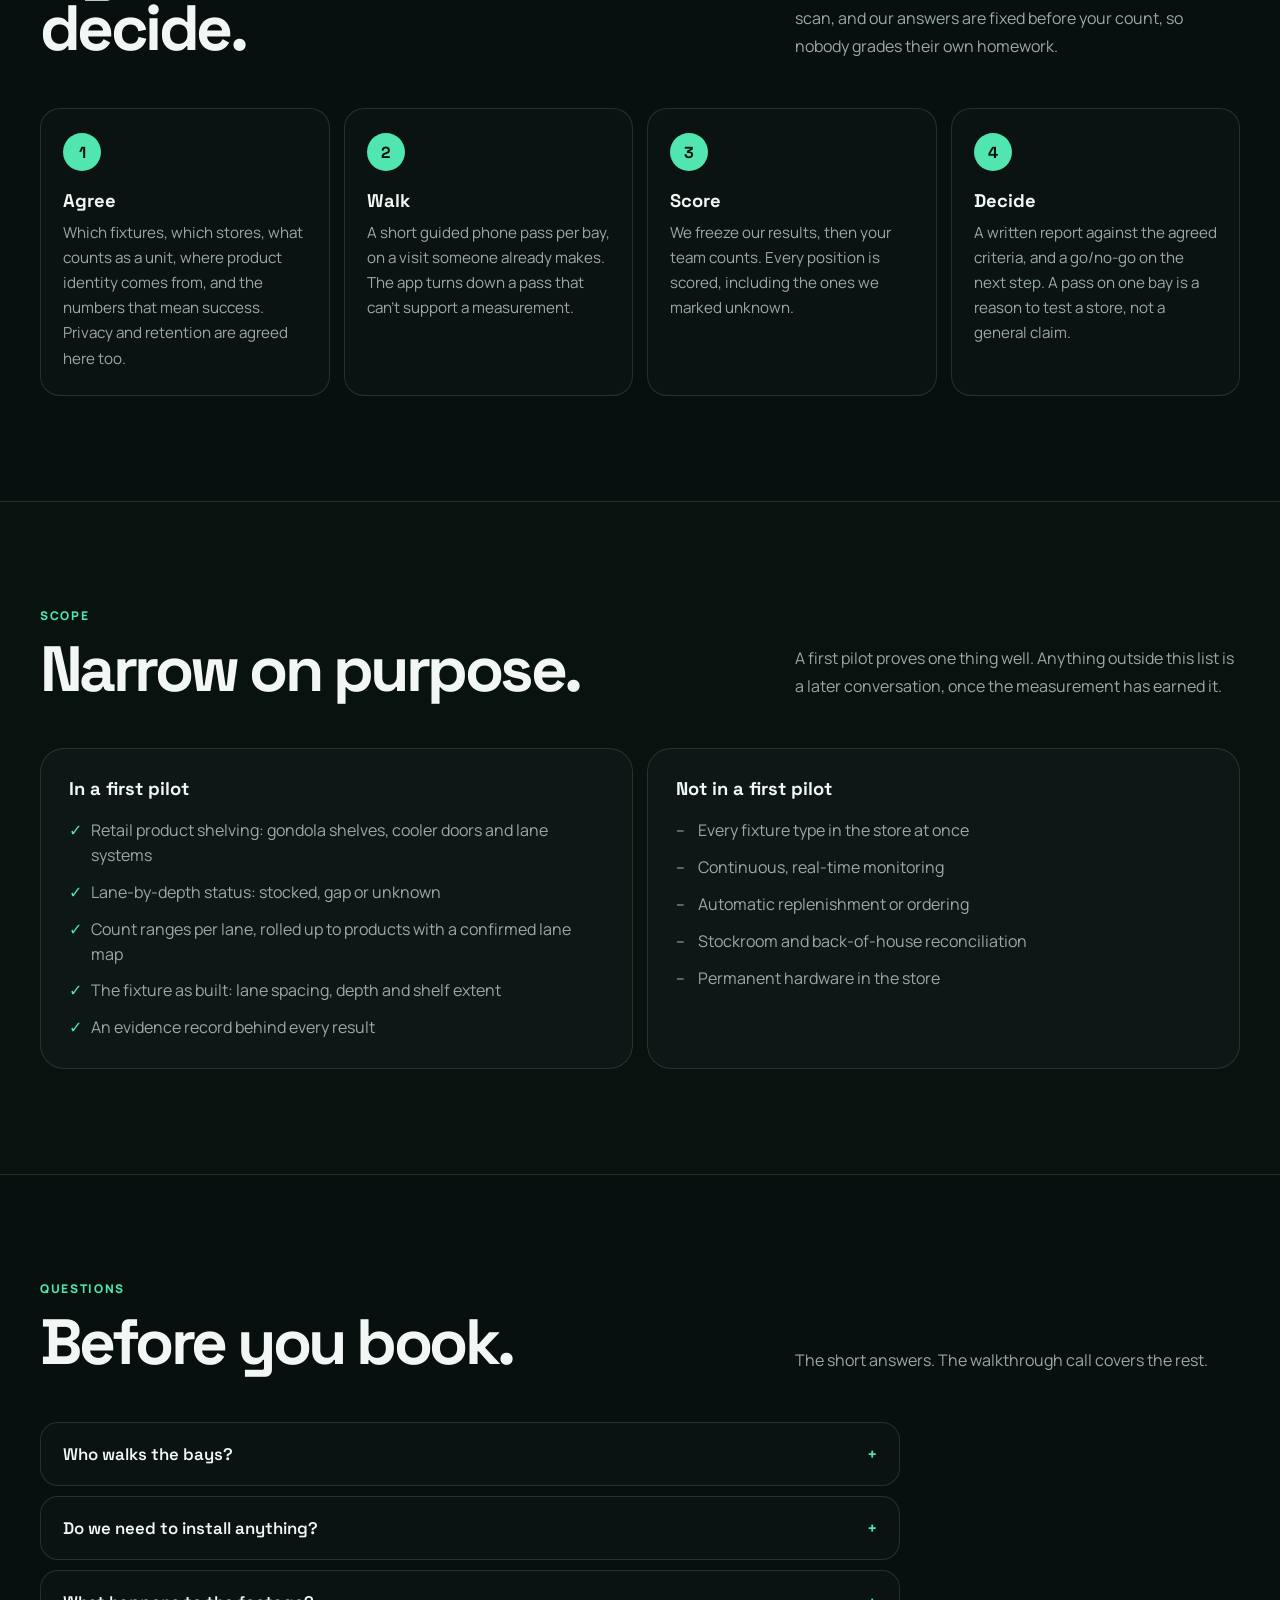
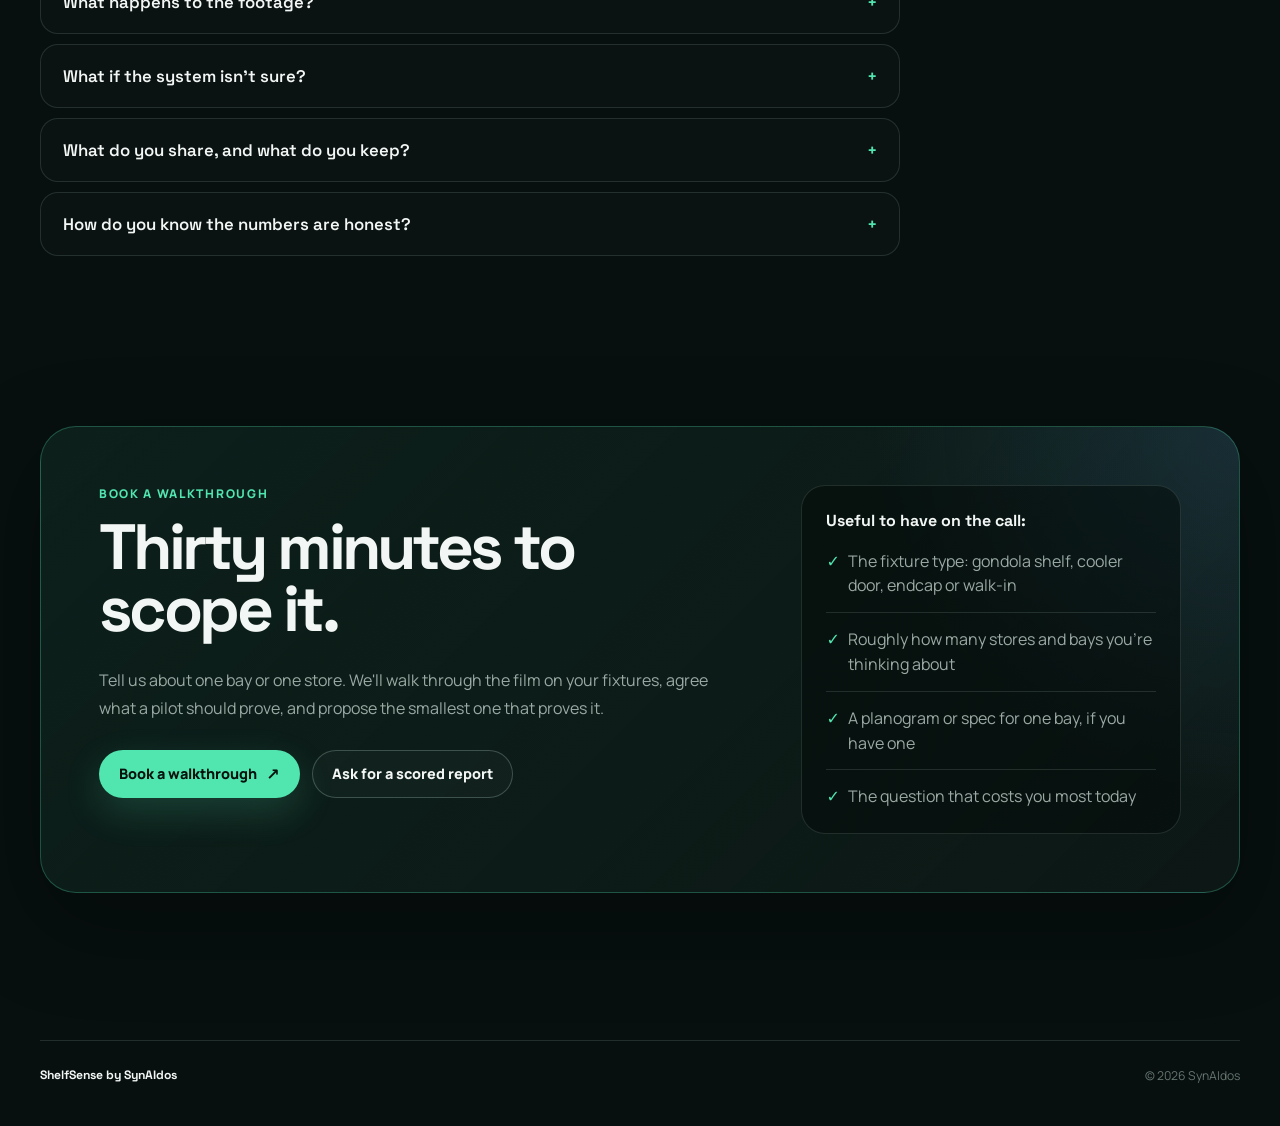
<file: pilot/index.html>
<!doctype html>
<html lang="en">
<head>
  <meta charset="utf-8">
  <meta name="viewport" content="width=device-width, initial-scale=1">
  <meta name="theme-color" content="#07100f">
  <title>Pilot programs | ShelfSense by SynAIdos</title>
  <meta name="description" content="Pilot ShelfSense with your stores: start with one bay scored blind against a hand count, then one store, then a multi-store operational pilot with go/no-go criteria agreed before the first scan.">
  <meta property="og:title" content="ShelfSense pilot programs">
  <meta property="og:description" content="Start with one bay. Scale when it's proven. Pilot programs for retailers, scored blind against your own hand count.">
  <meta property="og:type" content="website">
  <meta property="og:image" content="https://synaidos.com/media/shelfsense-film-poster.jpg">
  <link rel="icon" type="image/png" href="../myicon.png">
  <link rel="preconnect" href="https://fonts.googleapis.com">
  <link rel="preconnect" href="https://fonts.gstatic.com" crossorigin>
  <link href="https://fonts.googleapis.com/css2?family=Manrope:wght@400;500;600;700;800&family=Space+Grotesk:wght@500;600;700&display=swap" rel="stylesheet">
  <style>
    :root {
      color-scheme: dark;
      --ink:#f2f6f4; --muted:#9aa9a4; --faint:#667670; --bg:#07100f; --deep:#040908;
      --panel:#0d1816; --panel2:#12211e; --line:rgba(181,214,202,.15); --line2:rgba(181,214,202,.27);
      --mint:#51e6b0; --mint2:#a3f2d5; --blue:#69b8ff; --coral:#ff7f68; --amber:#f5c868; --unknown:#63716c;
      --radius:24px; --shell:1200px; --shadow:0 30px 90px rgba(0,0,0,.34);
    }
    * { box-sizing:border-box; }
    html { scroll-behavior:smooth; scroll-padding-top:100px; }
    body { margin:0; min-width:320px; overflow-x:hidden; color:var(--ink); font-family:"Manrope",system-ui,sans-serif; -webkit-font-smoothing:antialiased;
      background:radial-gradient(circle at 8% 2%,rgba(81,230,176,.12),transparent 28rem),radial-gradient(circle at 92% 22%,rgba(105,184,255,.09),transparent 32rem),var(--bg); }
    body.menu-open { overflow:hidden; }
    a { color:inherit; text-decoration:none; }
    button { font:inherit; }
    :focus-visible { outline:3px solid var(--blue); outline-offset:4px; }
    .shell { width:min(calc(100% - 40px),var(--shell)); margin:0 auto; }
    h1,h2,h3,p { margin-top:0; }
    h1,h2,h3 { font-family:"Space Grotesk",system-ui,sans-serif; }

    .site-header { position:sticky; top:0; z-index:30; border-bottom:1px solid rgba(181,214,202,.1); background:rgba(7,16,15,.84); backdrop-filter:blur(18px); }
    .header-inner { min-height:84px; display:flex; align-items:center; justify-content:space-between; gap:28px; }
    .brand { flex:0 0 auto; display:inline-flex; align-items:center; }
    .brand img { display:block; width:auto; height:66px; object-fit:contain; }
    .desktop-nav { margin-left:auto; display:flex; gap:30px; color:var(--muted); font-size:.9rem; font-weight:700; }
    .desktop-nav a,.mobile-nav a { transition:color .16s ease; }
    .desktop-nav a:hover,.mobile-nav a:hover { color:var(--ink); }
    .button { min-height:48px; display:inline-flex; align-items:center; justify-content:center; gap:9px; padding:.85rem 1.2rem; border:1px solid transparent; border-radius:999px; font-size:.9rem; font-weight:800; line-height:1; transition:transform .16s ease,border-color .16s ease; }
    .button:hover { transform:translateY(-2px); }
    .button.primary { color:#05110d; background:var(--mint); box-shadow:0 14px 36px rgba(81,230,176,.18); }
    .button.primary::after { content:"↗"; font-size:1rem; }
    .button.secondary { color:var(--ink); border-color:var(--line2); background:rgba(255,255,255,.025); }
    .menu-toggle { display:none; min-width:48px; min-height:48px; padding:0 14px; border:1px solid var(--line2); border-radius:999px; color:var(--ink); background:transparent; cursor:pointer; font-weight:800; }
    .mobile-nav { display:none; position:absolute; top:calc(100% + 10px); left:20px; right:20px; padding:22px; border:1px solid var(--line2); border-radius:var(--radius); background:rgba(9,19,17,.98); box-shadow:var(--shadow); }
    .mobile-nav[data-open="true"] { display:grid; gap:20px; }
    .mobile-nav nav { display:grid; gap:17px; color:var(--muted); font-weight:700; }

    main section { padding:105px 0; }
    .eyebrow,.section-kicker { color:var(--mint); font-size:.75rem; font-weight:800; letter-spacing:.14em; text-transform:uppercase; }
    .eyebrow { display:inline-flex; align-items:center; gap:9px; }
    .eyebrow::before { content:""; width:8px; height:8px; border-radius:50%; background:currentColor; box-shadow:0 0 18px currentColor; }
    .section-kicker { margin-bottom:14px; }
    .hero { position:relative; padding:94px 0 70px; overflow:hidden; }
    .hero::before { content:""; position:absolute; width:620px; height:620px; right:-260px; top:-240px; border:1px solid rgba(81,230,176,.08); border-radius:50%; box-shadow:0 0 0 80px rgba(81,230,176,.025),0 0 0 160px rgba(81,230,176,.018); }
    .hero-grid { display:grid; grid-template-columns:minmax(0,.88fr) minmax(500px,1.12fr); gap:64px; align-items:center; }
    h1 { max-width:12ch; margin:23px 0 26px; font-size:clamp(3.2rem,5.4vw,5.4rem); line-height:.95; letter-spacing:-.06em; }
    h1 .accent { color:var(--mint2); }
    .hero-copy>p { max-width:590px; margin-bottom:30px; color:var(--muted); font-size:1.06rem; line-height:1.75; }
    .hero-actions,.cta-actions { display:flex; flex-wrap:wrap; gap:12px; }
    .hero-actions { margin-bottom:36px; }
    .signal-row { display:flex; flex-wrap:wrap; gap:18px; color:var(--faint); font-size:.76rem; font-weight:800; letter-spacing:.05em; text-transform:uppercase; }
    .signal-row span { display:inline-flex; align-items:center; gap:8px; }
    .signal-row span::before { content:""; width:4px; height:4px; border-radius:50%; background:var(--mint); }

    .product-window { position:relative; overflow:hidden; border:1px solid var(--line2); border-radius:28px; background:#091310; box-shadow:var(--shadow); transform:perspective(1200px) rotateY(-2deg) rotateX(1deg); }
    .window-bar { min-height:58px; display:flex; align-items:center; justify-content:space-between; gap:20px; padding:0 20px; border-bottom:1px solid var(--line); }
    .window-brand,.scan-state { display:flex; align-items:center; gap:10px; }
    .window-brand { font-family:"Space Grotesk"; font-size:.9rem; font-weight:700; }
    .window-mark { width:26px; height:26px; display:grid; place-items:center; border:1px solid rgba(81,230,176,.5); border-radius:8px; color:var(--mint); font-size:.72rem; }
    .scan-state { color:var(--mint); font-size:.7rem; font-weight:800; letter-spacing:.08em; text-transform:uppercase; }
    .scan-state::before { content:""; width:7px; height:7px; border-radius:50%; background:var(--mint); box-shadow:0 0 12px var(--mint); }
    .window-body { padding:24px; }
    .window-heading { display:flex; align-items:flex-end; justify-content:space-between; gap:20px; margin-bottom:18px; }
    .window-heading small,.metric-label,.shelf-axis,.legend,.phone-readout small { color:var(--faint); font-size:.66rem; font-weight:800; letter-spacing:.08em; text-transform:uppercase; }
    .window-heading h2 { margin:5px 0 0; font-size:1.25rem; letter-spacing:-.03em; }
    .capture-tag { padding:7px 10px; border:1px solid var(--line); border-radius:999px; color:var(--muted); font-size:.67rem; font-weight:700; }
    .shelf-frame { padding:18px 18px 14px; border:1px solid var(--line); border-radius:18px; background:linear-gradient(rgba(105,184,255,.025) 1px,transparent 1px),linear-gradient(90deg,rgba(105,184,255,.025) 1px,transparent 1px),#08100e; background-size:20px 20px; }
    .shelf-grid { display:grid; grid-template-columns:repeat(10,minmax(18px,1fr)); grid-template-rows:repeat(6,31px); gap:5px; }
    .slot { position:relative; overflow:hidden; border:1px solid transparent; border-radius:7px; }
    .slot::after { content:""; position:absolute; inset:4px 7px 3px; border:1px solid rgba(255,255,255,.17); border-radius:50% 50% 35% 35%; }
    .slot.stocked { background:rgba(81,230,176,.74); }
    .slot.gap { background:rgba(255,127,104,.88); }
    .slot.unknown { border-color:var(--unknown); background:rgba(99,113,108,.08); }
    .slot.unknown::after { display:none; }
    .shelf-axis { display:flex; justify-content:space-between; margin-top:11px; }
    .legend { display:flex; flex-wrap:wrap; gap:14px; margin:14px 0 20px; }
    .legend span { display:inline-flex; align-items:center; gap:7px; }
    .legend i { width:8px; height:8px; display:inline-block; border-radius:3px; background:var(--c); }
    .window-metrics { display:grid; grid-template-columns:repeat(3,minmax(0,1fr)); gap:9px; }
    .window-metric { min-height:92px; padding:14px; border:1px solid var(--line); border-radius:14px; background:rgba(255,255,255,.02); }
    .window-metric strong { display:block; margin-top:10px; font-family:"Space Grotesk"; font-size:1.08rem; }
    .window-metric strong.good { color:var(--mint); }

    .section-heading { display:grid; grid-template-columns:minmax(0,1.1fr) minmax(320px,.7fr); align-items:end; gap:56px; margin-bottom:48px; }
    .section-heading h2,.proof-copy h2,.boundary-copy h2,.cta-copy h2 { margin:0; font-size:clamp(2.6rem,5vw,4.8rem); line-height:.98; letter-spacing:-.055em; }
    .section-heading p,.proof-copy>p,.boundary-copy>p,.cta-copy>p { margin-bottom:0; color:var(--muted); line-height:1.75; }
    .problem,.proof { border-top:1px solid var(--line); border-bottom:1px solid var(--line); background:rgba(255,255,255,.012); }
    .problem-grid,.output-grid { display:grid; grid-template-columns:repeat(3,minmax(0,1fr)); gap:14px; }
    .feature-card,.output-card { min-height:260px; padding:26px; border:1px solid var(--line); border-radius:var(--radius); background:var(--panel); }
    .feature-number,.output-icon { display:inline-flex; align-items:center; justify-content:center; border:1px solid var(--line2); color:var(--mint); font-family:"Space Grotesk"; font-weight:700; }
    .feature-number { width:38px; height:38px; margin-bottom:42px; border-radius:12px; font-size:.8rem; }
    .feature-card h3,.output-card h3,.step-card h3 { margin-bottom:12px; font-size:1.3rem; letter-spacing:-.03em; }
    .feature-card p,.output-card p,.step-card p { margin:0; color:var(--muted); font-size:1rem; line-height:1.7; }

    .workflow-grid { display:grid; grid-template-columns:minmax(0,.78fr) minmax(520px,1.22fr); gap:60px; align-items:center; }
    .steps { display:grid; gap:11px; }
    .step-card { display:grid; grid-template-columns:44px 1fr; gap:18px; padding:22px; border:1px solid var(--line); border-radius:20px; background:rgba(255,255,255,.014); }
    .step-index { width:38px; height:38px; display:grid; place-items:center; border-radius:50%; color:var(--mint); background:rgba(81,230,176,.1); font-family:"Space Grotesk"; font-size:.8rem; font-weight:700; }
    .step-card h3 { margin-top:2px; margin-bottom:8px; }
    .workflow-visual { min-height:590px; position:relative; display:grid; place-items:center; overflow:hidden; border:1px solid var(--line); border-radius:36px; background:radial-gradient(circle at 48% 45%,rgba(81,230,176,.13),transparent 17rem),linear-gradient(rgba(105,184,255,.035) 1px,transparent 1px),linear-gradient(90deg,rgba(105,184,255,.035) 1px,transparent 1px),var(--deep); background-size:auto,36px 36px,36px 36px,auto; }
    .workflow-visual::before { content:""; position:absolute; width:440px; height:440px; border:1px solid rgba(81,230,176,.13); border-radius:50%; }
    .phone { position:relative; z-index:2; width:254px; height:508px; padding:11px; border:2px solid #4c5e58; border-radius:44px; background:#060a09; box-shadow:0 35px 80px rgba(0,0,0,.55); transform:rotate(-4deg); }
    .phone-screen { height:100%; position:relative; overflow:hidden; border-radius:34px; background:linear-gradient(180deg,rgba(4,9,8,.1),rgba(4,9,8,.78)),repeating-linear-gradient(90deg,#22352f 0 15px,#182620 15px 18px); }
    .phone-notch { position:absolute; z-index:2; top:10px; left:50%; width:82px; height:22px; border-radius:999px; background:#050807; transform:translateX(-50%); }
    .scan-guide { position:absolute; inset:90px 21px 100px; border:2px solid var(--mint); border-radius:12px; box-shadow:0 0 24px rgba(81,230,176,.18),inset 0 0 24px rgba(81,230,176,.08); }
    .scan-guide::before,.scan-guide::after { content:""; position:absolute; left:50%; width:54px; height:2px; background:var(--mint); transform:translateX(-50%); }
    .scan-guide::before { top:33%; } .scan-guide::after { top:66%; }
    .phone-label { position:absolute; top:50px; left:0; right:0; text-align:center; font-size:.72rem; font-weight:800; }
    .phone-readout { position:absolute; left:17px; right:17px; bottom:22px; padding:13px; border:1px solid rgba(255,255,255,.12); border-radius:14px; background:rgba(5,10,9,.78); backdrop-filter:blur(10px); }
    .phone-readout strong { display:flex; justify-content:space-between; margin-top:7px; font-size:.78rem; }
    .phone-readout strong span,.float-card strong.pass { color:var(--mint); }
    .float-card { position:absolute; z-index:3; min-width:170px; padding:15px; border:1px solid var(--line2); border-radius:16px; background:rgba(13,24,22,.92); box-shadow:0 18px 44px rgba(0,0,0,.35); backdrop-filter:blur(12px); }
    .float-card small { display:block; margin-bottom:7px; color:var(--faint); font-size:.62rem; font-weight:800; letter-spacing:.08em; text-transform:uppercase; }
    .float-card strong { font-family:"Space Grotesk"; font-size:1.05rem; }
    .float-card.position { top:88px; right:34px; } .float-card.quality { left:34px; bottom:86px; }

    .outputs { padding-top:40px; }
    .output-card { min-height:270px; background:linear-gradient(145deg,rgba(255,255,255,.025),rgba(255,255,255,.008)); }
    .buyer-card { display:flex; flex-direction:column; }
    .buyer-card p { flex:1; }
    .buyer-ask { margin-top:22px; padding-top:16px; border-top:1px solid var(--line); color:var(--mint); font-size:.9rem; font-weight:800; }
    .buyer-ask::after { content:" →"; }
    .buyer-ask:hover { color:var(--mint2); }
    .output-icon { width:54px; height:54px; margin-bottom:36px; border-radius:16px; background:rgba(81,230,176,.06); }
    .proof { position:relative; overflow:hidden; background:#08120f; }
    .proof-grid { display:grid; grid-template-columns:minmax(0,.72fr) minmax(540px,1.28fr); gap:70px; align-items:center; }
    .proof-copy h2,.boundary-copy h2,.cta-copy h2 { margin-bottom:25px; }
    .scorecard { overflow:hidden; border:1px solid var(--line2); border-radius:28px; background:var(--panel); box-shadow:var(--shadow); }
    .scorecard-head { display:flex; align-items:center; justify-content:space-between; gap:20px; padding:20px 22px; border-bottom:1px solid var(--line); }
    .scorecard-head strong { font-family:"Space Grotesk"; }
    .blind-badge { padding:6px 9px; border:1px solid rgba(81,230,176,.25); border-radius:999px; color:var(--mint); background:rgba(81,230,176,.055); font-size:.65rem; font-weight:800; letter-spacing:.08em; text-transform:uppercase; }
    .score-grid { display:grid; grid-template-columns:repeat(2,minmax(0,1fr)); }
    .score { min-height:155px; padding:24px; border-right:1px solid var(--line); border-bottom:1px solid var(--line); }
    .score:nth-child(2n) { border-right:0; } .score:nth-last-child(-n+2) { border-bottom:0; }
    .score span { color:var(--muted); font-size:.73rem; font-weight:700; }
    .score strong { display:block; margin:13px 0 8px; font-family:"Space Grotesk"; font-size:clamp(2rem,4vw,3.4rem); letter-spacing:-.055em; line-height:1; }
    .score small { color:var(--faint); font-size:.69rem; line-height:1.5; } .primary-score strong { color:var(--mint); }
    .score strong.scope-value { font-size:clamp(1.3rem,2.2vw,1.75rem); letter-spacing:-.03em; line-height:1.15; }
    .range-result { padding:20px 22px; border-top:1px solid var(--line); color:var(--muted); font-size:1rem; line-height:1.65; } .range-result strong { color:var(--ink); }

    .boundaries-grid { display:grid; grid-template-columns:minmax(0,.8fr) minmax(520px,1.2fr); gap:72px; align-items:center; }
    .boundary-list { display:grid; gap:10px; }
    .boundary-item { display:grid; grid-template-columns:12px 1fr auto; align-items:center; gap:15px; min-height:70px; padding:14px 18px; border:1px solid var(--line); border-radius:18px; background:rgba(255,255,255,.014); }
    .dot { width:8px; height:8px; border-radius:50%; background:var(--c); box-shadow:0 0 12px var(--c); }
    .boundary-item strong { font-family:"Space Grotesk"; font-size:.94rem; }
    .boundary-item small { max-width:190px; color:var(--faint); font-size:.7rem; line-height:1.45; text-align:right; }
    .pilot { padding-top:65px; }
    .pilot-panel { position:relative; overflow:hidden; display:grid; grid-template-columns:minmax(0,1.1fr) minmax(360px,.65fr); gap:60px; padding:58px; border:1px solid rgba(81,230,176,.28); border-radius:36px; background:radial-gradient(circle at 100% 0,rgba(105,184,255,.13),transparent 23rem),linear-gradient(135deg,rgba(81,230,176,.075),var(--panel)); box-shadow:var(--shadow); }
    .cta-copy h2 { max-width:12ch; } .cta-copy>p { max-width:620px; margin-bottom:28px; }
    .pilot-includes { padding:24px; border:1px solid var(--line); border-radius:var(--radius); background:rgba(4,9,8,.48); }
    .pilot-includes h3 { margin-bottom:18px; font-size:1rem; }
    .pilot-includes ul { list-style:none; margin:0; padding:0; display:grid; gap:14px; color:var(--muted); font-size:1rem; line-height:1.55; }
    .pilot-includes li { position:relative; padding:0 0 14px 22px; border-bottom:1px solid var(--line); }
    .pilot-includes li:last-child { padding-bottom:0; border:0; }
    .pilot-includes li::before { content:"✓"; position:absolute; left:0; color:var(--mint); font-weight:800; }
    .footer { padding:42px 0; }
    .footer-inner { display:flex; justify-content:space-between; gap:30px; padding-top:26px; border-top:1px solid var(--line); color:var(--faint); font-size:.76rem; }
    .footer-brand { color:var(--ink); font-family:"Space Grotesk"; font-weight:700; }

    .name-note { border-bottom:1px solid var(--line); background:rgba(81,230,176,.035); }
    .name-note p { margin:0; padding:13px 0; color:var(--muted); font-size:.86rem; line-height:1.6; text-align:center; }
    .name-note .greek { color:var(--ink); font-family:"Space Grotesk",system-ui,sans-serif; font-size:1rem; font-weight:600; }
    .name-note .brandword { color:var(--ink); font-weight:800; } .name-note .brandword b { color:var(--mint); }
    @media (max-width:1060px) {
      .hero-grid,.workflow-grid,.proof-grid,.boundaries-grid,.pilot-panel { grid-template-columns:1fr; }
      .hero-copy { max-width:760px; } h1 { max-width:11ch; } .product-window { max-width:760px; transform:none; }
      .proof-copy,.boundary-copy { max-width:720px; } .pilot-includes { max-width:620px; }
    }
    @media (max-width:820px) {
      .desktop-nav,.header-cta { display:none; } .menu-toggle { display:inline-flex; align-items:center; justify-content:center; }
      .section-heading { grid-template-columns:1fr; gap:22px; } .problem-grid,.output-grid { grid-template-columns:1fr; }
      .feature-card,.output-card { min-height:0; } .feature-number,.output-icon { margin-bottom:24px; }
    }
    @media (max-width:620px) {
      .shell { width:min(calc(100% - 24px),var(--shell)); } .header-inner { min-height:74px; } .brand img { height:58px; }
      .mobile-nav { left:12px; right:12px; } main section { padding:76px 0; } .hero { padding:60px 0 40px; } .hero-grid { gap:44px; }
      h1 { font-size:clamp(2.6rem,12.5vw,4rem); } .hero-copy>p { font-size:1rem; }
      .hero-actions .button,.cta-actions .button { width:100%; } .signal-row { display:grid; grid-template-columns:1fr 1fr; gap:13px; }
      .product-window { border-radius:20px; } .window-bar { padding:0 15px; } .window-body { padding:15px; } .capture-tag { display:none; }
      .shelf-frame { padding:12px; } .shelf-grid { grid-template-rows:repeat(6,24px); gap:3px; } .slot::after { inset:3px 4px 2px; }
      .window-metrics,.score-grid { grid-template-columns:1fr; } .window-metric { min-height:0; }
      .section-heading h2,.proof-copy h2,.boundary-copy h2,.cta-copy h2 { font-size:clamp(2.35rem,12vw,3.5rem); }
      .workflow-visual { min-height:540px; } .phone { width:220px; height:450px; }
      .float-card { min-width:145px; padding:12px; } .float-card.position { top:36px; right:12px; } .float-card.quality { left:12px; bottom:36px; }
      .score { min-height:135px; border-right:0; }
      .score:nth-last-child(-n+2) { border-bottom:1px solid var(--line); }
      .score:last-child { border-bottom:0; }
      .boundary-item { grid-template-columns:12px 1fr; } .boundary-item small { grid-column:2; max-width:none; text-align:left; }
      .pilot { padding-top:32px; } .pilot-panel { gap:38px; padding:34px 22px; border-radius:26px; }
      .footer-inner { align-items:flex-start; flex-direction:column; gap:10px; }
    }
    @media (prefers-reduced-motion:reduce) { html { scroll-behavior:auto; } *,*::before,*::after { transition-duration:.01ms; } }
  
    /* pilot page */
    .desktop-nav a[aria-current="page"],.mobile-nav a[aria-current="page"] { color:var(--ink); }
    .pilot-hero { padding:84px 0 90px; }
    .pilot-hero .hero-grid { grid-template-columns:minmax(0,1.15fr) minmax(300px,.85fr); }
    .pilot-hero h1 { max-width:13ch; }
    .film { justify-self:center; width:min(100%,360px); }
    .film-frame { position:relative; overflow:hidden; aspect-ratio:9/16; border:1px solid var(--line2); border-radius:34px; background:#000; box-shadow:var(--shadow),0 0 0 9px rgba(255,255,255,.025); }
    .film-frame video { display:block; width:100%; height:100%; object-fit:cover; }
    .film-sound { position:absolute; left:50%; bottom:22px; transform:translateX(-50%); min-height:44px; padding:.7rem 1.1rem; border:1px solid var(--line2); border-radius:999px; color:var(--ink); background:rgba(7,16,15,.82); backdrop-filter:blur(10px); font-size:.85rem; font-weight:800; cursor:pointer; white-space:nowrap; }
    .film-sound:hover { border-color:var(--mint); }
    .film-sound[hidden] { display:none; }
    .film figcaption { margin-top:14px; color:var(--faint); font-size:.78rem; line-height:1.6; text-align:center; }
    .ladder { display:grid; grid-template-columns:repeat(3,minmax(0,1fr)); gap:14px; counter-reset:tier; }
    .tier { position:relative; display:flex; flex-direction:column; padding:28px; border:1px solid var(--line); border-radius:var(--radius); background:var(--panel); }
    .tier.featured { border-color:rgba(81,230,176,.38); background:linear-gradient(160deg,rgba(81,230,176,.07),var(--panel) 55%); }
    .tier-top { display:flex; align-items:center; justify-content:space-between; gap:12px; margin-bottom:22px; }
    .tier-step { color:var(--mint); font-size:.72rem; font-weight:800; letter-spacing:.14em; text-transform:uppercase; }
    .tier-length { padding:.35rem .7rem; border:1px solid var(--line2); border-radius:999px; color:var(--muted); font-size:.75rem; font-weight:800; white-space:nowrap; }
    .tier h3 { margin-bottom:10px; font-size:1.55rem; letter-spacing:-.035em; }
    .tier-lede { color:var(--muted); line-height:1.65; }
    .tier dl { display:grid; gap:16px; margin:8px 0 26px; padding-top:20px; border-top:1px solid var(--line); flex:1; }
    .tier dt { margin-bottom:5px; color:var(--faint); font-size:.68rem; font-weight:800; letter-spacing:.1em; text-transform:uppercase; }
    .tier dd { margin:0; color:var(--ink); font-size:.95rem; line-height:1.55; }
    .tier .button { align-self:flex-start; }
    .ladder-note { margin:22px 0 0; color:var(--faint); font-size:.85rem; line-height:1.6; }
    .shapes { border-top:1px solid var(--line); border-bottom:1px solid var(--line); background:rgba(255,255,255,.012); }
    .shape-grid { display:grid; grid-template-columns:repeat(2,minmax(0,1fr)); gap:14px; }
    .shape { display:grid; grid-template-columns:52px 1fr; gap:20px; padding:26px; border:1px solid var(--line); border-radius:var(--radius); background:var(--panel); }
    .shape-icon { display:grid; place-items:center; width:52px; height:52px; border:1px solid var(--line2); border-radius:16px; color:var(--mint2); font-family:"Space Grotesk"; font-weight:700; }
    .shape h3 { margin-bottom:8px; font-size:1.2rem; letter-spacing:-.025em; }
    .shape p { margin:0 0 14px; color:var(--muted); line-height:1.65; }
    .shape-tags { display:flex; flex-wrap:wrap; gap:8px; }
    .shape-tags span { padding:.3rem .65rem; border-radius:999px; background:rgba(81,230,176,.08); color:var(--mint2); font-size:.72rem; font-weight:800; }
    .timeline { display:grid; grid-template-columns:repeat(4,minmax(0,1fr)); gap:14px; margin:0; padding:0; list-style:none; }
    .timeline li { position:relative; padding:24px 22px; border:1px solid var(--line); border-radius:20px; background:rgba(255,255,255,.014); }
    .timeline .step-number { display:grid; place-items:center; width:38px; height:38px; margin-bottom:18px; border-radius:50%; color:#05110d; background:var(--mint); font-family:"Space Grotesk"; font-weight:700; }
    .timeline h3 { margin-bottom:8px; font-size:1.15rem; }
    .timeline p { margin:0; color:var(--muted); font-size:.95rem; line-height:1.65; }
    .split { display:grid; grid-template-columns:repeat(2,minmax(0,1fr)); gap:14px; }
    .split-card { padding:28px; border:1px solid var(--line); border-radius:var(--radius); background:var(--panel); }
    .split-card h3 { margin-bottom:18px; font-size:1.15rem; }
    .split-card ul { display:grid; gap:12px; margin:0; padding:0; list-style:none; color:var(--muted); line-height:1.55; }
    .split-card li { position:relative; padding-left:22px; }
    .split-card li::before { content:"✓"; position:absolute; left:0; color:var(--mint); font-weight:800; }
    .split-card.out li::before { content:"–"; color:var(--faint); }
    .faq { display:grid; gap:10px; max-width:860px; }
    .faq details { border:1px solid var(--line); border-radius:18px; background:rgba(255,255,255,.014); }
    .faq summary { padding:20px 22px; cursor:pointer; font-family:"Space Grotesk"; font-weight:600; font-size:1.05rem; list-style:none; }
    .faq summary::-webkit-details-marker { display:none; }
    .faq summary::after { content:"+"; float:right; color:var(--mint); }
    .faq details[open] summary::after { content:"–"; }
    .faq details p { margin:0; padding:0 22px 22px; color:var(--muted); line-height:1.7; }
    @media (max-width:1060px) {
      .pilot-hero .hero-grid { grid-template-columns:1fr; } .ladder { grid-template-columns:1fr; max-width:680px; }
      .timeline { grid-template-columns:repeat(2,minmax(0,1fr)); }
    }
    @media (max-width:820px) { .shape-grid,.split { grid-template-columns:1fr; } }
    @media (max-width:620px) {
      .pilot-hero { padding:56px 0 64px; } .timeline { grid-template-columns:1fr; }
      .shape { grid-template-columns:1fr; gap:14px; padding:22px; } .tier { padding:22px; } .tier .button { width:100%; }
    }
  </style>
</head>
<body>
  <header class="site-header">
    <div class="shell header-inner">
      <a class="brand" href="../" aria-label="SynAIdos ShelfSense home"><img src="../synaidos-logo.png" alt="SynAIdos" width="204" height="213"></a>
      <nav class="desktop-nav" aria-label="Primary navigation">
        <a href="../#optics">Why cameras miss it</a><a href="../#how-it-works">How it works</a><a href="../#evidence">Evidence</a><a href="./" aria-current="page">Pilot programs</a>
      </nav>
      <a class="button primary header-cta" href="#book">Book a walkthrough</a>
      <button class="menu-toggle" type="button" aria-expanded="false" aria-controls="mobile-nav">Menu</button>
      <div class="mobile-nav" id="mobile-nav" data-open="false">
        <nav aria-label="Mobile navigation"><a href="../#optics">Why cameras miss it</a><a href="../#how-it-works">How it works</a><a href="../#evidence">Evidence</a><a href="./" aria-current="page">Pilot programs</a></nav>
        <a class="button primary" href="#book">Book a walkthrough</a>
      </div>
    </div>
  </header>

  <main id="top">
    <aside class="name-note" aria-label="About the name"><div class="shell"><p><span class="greek" lang="el">σύνειδος</span> (syneidos) is Greek for <em>conscious</em>: <em>syn</em>, together, and <em>eidos</em>, what is seen. Put AI at its heart and it becomes <span class="brandword">Syn<b>AI</b>doS</span>.</p></div></aside>
    <section class="hero pilot-hero" aria-labelledby="hero-title">
      <div class="shell hero-grid">
        <div class="hero-copy">
          <div class="eyebrow">Pilot programs for retailers</div>
          <h1 id="hero-title">Start with one bay. <span class="accent">Scale when it's proven.</span></h1>
          <p>Every ShelfSense pilot is scored blind: our results are frozen before your team's hand count exists, and the positions we decline to answer are counted too. You decide whether to go further against criteria we agree before the first scan.</p>
          <div class="hero-actions"><a class="button primary" href="#book">Book a walkthrough</a><a class="button secondary" href="#programs">See the three pilot shapes</a></div>
          <div class="signal-row"><span>No shelf hardware</span><span>Blind-scored</span><span>Unknowns marked</span><span>Criteria agreed up front</span></div>
        </div>
        <figure class="film">
          <div class="film-frame">
            <video id="film" muted loop playsinline preload="metadata" poster="../media/shelfsense-film-poster.jpg" aria-label="ShelfSense film: one phone walk down a store bay, rebuilt in 3D">
              <source src="../media/shelfsense-film-vertical.mp4" type="video/mp4">
            </video>
            <button class="film-sound" id="film-sound" type="button">▶ Play with sound</button>
          </div>
          <figcaption>57 seconds · one real walk down a store bay. Store-wide and chain-wide views are illustrations.</figcaption>
        </figure>
      </div>
    </section>

    <section id="programs" aria-labelledby="programs-title">
      <div class="shell">
        <div class="section-heading">
          <div><div class="section-kicker">Three pilot shapes</div><h2 id="programs-title">Each step earns the next.</h2></div>
          <p>Most retailers start at step one. If you already trust the measurement, start at the store pilot. Every step ends in a written result and a decision, not an open-ended trial.</p>
        </div>
        <div class="ladder">
          <article class="tier">
            <div class="tier-top"><span class="tier-step">Step 1</span><span class="tier-length">About 2 weeks</span></div>
            <h3>Blind bay check</h3>
            <p class="tier-lede">One bay, one walk, scored against your own count.</p>
            <dl>
              <div><dt>Scope</dt><dd>One bay of retail product shelving and the planogram it was drawn from.</dd></div>
              <div><dt>You provide</dt><dd>Store access for one walk, then a hand count taken after our results are frozen.</dd></div>
              <div><dt>You get</dt><dd>Lane-by-depth status, count ranges and the fixture as built, scored against your count, with unknowns shown.</dd></div>
              <div><dt>Commitment</dt><dd>No hardware, no install, no commitment.</dd></div>
            </dl>
            <a class="button secondary" href="mailto:hello@synaidos.com?subject=ShelfSense%20pilot%20%E2%80%94%20blind%20bay%20check">Start with one bay</a>
          </article>
          <article class="tier featured">
            <div class="tier-top"><span class="tier-step">Step 2</span><span class="tier-length">4–6 weeks</span></div>
            <h3>Store pilot</h3>
            <p class="tier-lede">Does it hold across a real store, on different bays and visits?</p>
            <dl>
              <div><dt>Scope</dt><dd>One store, 20–40 representative bays, three visits per bay.</dd></div>
              <div><dt>You provide</dt><dd>Planograms or shelf-tag maps, a store contact, and hand counts on a sample of bays.</dd></div>
              <div><dt>You get</dt><dd>Results by fixture, depth, product and visit, including full lanes, back-of-lane gaps and look-alike products.</dd></div>
              <div><dt>Decision</dt><dd>Go/no-go on success criteria written down in week one.</dd></div>
            </dl>
            <a class="button primary" href="mailto:hello@synaidos.com?subject=ShelfSense%20pilot%20%E2%80%94%20store%20pilot">Plan a store pilot</a>
          </article>
          <article class="tier">
            <div class="tier-top"><span class="tier-step">Step 3</span><span class="tier-length">4–6 weeks</span></div>
            <h3>Multi-store pilot</h3>
            <p class="tier-lede">Does it run as an operation, with your people, in your stores?</p>
            <dl>
              <div><dt>Scope</dt><dd>Several stores, scanned on routine visits by your own staff or merchandisers.</dd></div>
              <div><dt>You provide</dt><dd>Operators on the visits they already make, and access to the systems the results should feed.</dd></div>
              <div><dt>You get</dt><dd>Operating numbers: first-time scan pass rate, turnaround, cost per bay, and accuracy over repeat visits.</dd></div>
              <div><dt>Decision</dt><dd>Paid, with conversion terms agreed before the first scan.</dd></div>
            </dl>
            <a class="button secondary" href="mailto:hello@synaidos.com?subject=ShelfSense%20pilot%20%E2%80%94%20multi-store%20pilot">Discuss a multi-store pilot</a>
          </article>
        </div>
        <p class="ladder-note">Pilot fees and terms are scoped with you on the walkthrough call. You keep the scored results and can share them; the measurement method stays ours.</p>
      </div>
    </section>

    <section class="shapes" aria-labelledby="shapes-title">
      <div class="shell">
        <div class="section-heading">
          <div><div class="section-kicker">What a pilot can answer</div><h2 id="shapes-title">Pick the question that costs you most.</h2></div>
          <p>A pilot is built around one question your team already argues about. These are the ones we hear most from grocery and convenience retailers.</p>
        </div>
        <div class="shape-grid">
          <article class="shape"><div class="shape-icon">PG</div><div><h3>Does the reset match the planogram?</h3><p>Measure each bay after a reset and compare lane by lane against what was drawn: lane count, spacing and depth, not just the front face.</p><div class="shape-tags"><span>Planogram compliance</span><span>Category resets</span></div></div></article>
          <article class="shape"><div class="shape-icon">BK</div><div><h3>What's behind the front facing?</h3><p>A full-looking front can hide an empty lane. See which lanes are running low at the back before they show as a gap.</p><div class="shape-tags"><span>Back-of-lane gaps</span><span>Replenishment</span></div></div></article>
          <article class="shape"><div class="shape-icon">CV</div><div><h3>What do the cooler vaults really hold?</h3><p>Walk-in coolers and cooler doors measured as built, so availability numbers resolve against the capacity that is actually there.</p><div class="shape-tags"><span>C-store coolers</span><span>Capacity</span></div></div></article>
          <article class="shape"><div class="shape-icon">FX</div><div><h3>Did the install match the spec?</h3><p>Check new fixtures against the install spec, lane by lane, without a second site visit or a tape measure.</p><div class="shape-tags"><span>Fixture installs</span><span>Remodels</span></div></div></article>
        </div>
      </div>
    </section>

    <section aria-labelledby="run-title">
      <div class="shell">
        <div class="section-heading">
          <div><div class="section-kicker">How a pilot runs</div><h2 id="run-title">Agree it, walk it, score it, decide.</h2></div>
          <p>The order matters. Success criteria are fixed before any scan, and our answers are fixed before your count, so nobody grades their own homework.</p>
        </div>
        <ol class="timeline">
          <li><div class="step-number">1</div><h3>Agree</h3><p>Which fixtures, which stores, what counts as a unit, where product identity comes from, and the numbers that mean success. Privacy and retention are agreed here too.</p></li>
          <li><div class="step-number">2</div><h3>Walk</h3><p>A short guided phone pass per bay, on a visit someone already makes. The app turns down a pass that can't support a measurement.</p></li>
          <li><div class="step-number">3</div><h3>Score</h3><p>We freeze our results, then your team counts. Every position is scored, including the ones we marked unknown.</p></li>
          <li><div class="step-number">4</div><h3>Decide</h3><p>A written report against the agreed criteria, and a go/no-go on the next step. A pass on one bay is a reason to test a store, not a general claim.</p></li>
        </ol>
      </div>
    </section>

    <section class="proof" aria-labelledby="scope-title">
      <div class="shell">
        <div class="section-heading">
          <div><div class="section-kicker">Scope</div><h2 id="scope-title">Narrow on purpose.</h2></div>
          <p>A first pilot proves one thing well. Anything outside this list is a later conversation, once the measurement has earned it.</p>
        </div>
        <div class="split">
          <div class="split-card"><h3>In a first pilot</h3><ul><li>Retail product shelving: gondola shelves, cooler doors and lane systems</li><li>Lane-by-depth status: stocked, gap or unknown</li><li>Count ranges per lane, rolled up to products with a confirmed lane map</li><li>The fixture as built: lane spacing, depth and shelf extent</li><li>An evidence record behind every result</li></ul></div>
          <div class="split-card out"><h3>Not in a first pilot</h3><ul><li>Every fixture type in the store at once</li><li>Continuous, real-time monitoring</li><li>Automatic replenishment or ordering</li><li>Stockroom and back-of-house reconciliation</li><li>Permanent hardware in the store</li></ul></div>
        </div>
      </div>
    </section>

    <section aria-labelledby="faq-title">
      <div class="shell">
        <div class="section-heading">
          <div><div class="section-kicker">Questions</div><h2 id="faq-title">Before you book.</h2></div>
          <p>The short answers. The walkthrough call covers the rest.</p>
        </div>
        <div class="faq">
          <details><summary>Who walks the bays?</summary><p>For the bay check, we do. From the store pilot onward, the aim is for your own staff or merchandisers to scan on visits they already make, because that is what a rollout would look like.</p></details>
          <details><summary>Do we need to install anything?</summary><p>No. A pilot needs a phone and store access. There are no shelf sensors, fixed cameras or network changes.</p></details>
          <details><summary>What happens to the footage?</summary><p>Retention, who can see footage and where it is stored are written into the pilot agreement before the first scan. Results and reports are yours.</p></details>
          <details><summary>What if the system isn't sure?</summary><p>It says so. Positions it can't support are marked unknown and scored as part of the result, not dropped. Passes too poor to measure are rejected at capture.</p></details>
          <details><summary>What do you share, and what do you keep?</summary><p>The results are yours: the scored report, the unknowns and the evidence behind each call, to share with whoever you like. What we keep proprietary is the method: how the capture is guided and how the measurement is made.</p></details>
          <details><summary>How do you know the numbers are honest?</summary><p>Our results are frozen before your hand count exists, then scored against it. You hold the truth until we've committed to an answer.</p></details>
        </div>
      </div>
    </section>

    <section class="pilot" id="book" aria-labelledby="book-title">
      <div class="shell"><div class="pilot-panel">
        <div class="cta-copy"><div class="section-kicker">Book a walkthrough</div><h2 id="book-title">Thirty minutes to scope it.</h2><p>Tell us about one bay or one store. We'll walk through the film on your fixtures, agree what a pilot should prove, and propose the smallest one that proves it.</p><div class="cta-actions"><a class="button primary" href="mailto:hello@synaidos.com?subject=ShelfSense%20%E2%80%94%20book%20a%20pilot%20walkthrough">Book a walkthrough</a><a class="button secondary" href="mailto:hello@synaidos.com?subject=ShelfSense%20%E2%80%94%20a%20scored%20report">Ask for a scored report</a></div></div>
        <aside class="pilot-includes" aria-label="What to bring to the call"><h3>Useful to have on the call:</h3><ul><li>The fixture type: gondola shelf, cooler door, endcap or walk-in</li><li>Roughly how many stores and bays you're thinking about</li><li>A planogram or spec for one bay, if you have one</li><li>The question that costs you most today</li></ul></aside>
      </div></div>
    </section>
  </main>

  <footer class="footer"><div class="shell footer-inner"><span class="footer-brand">ShelfSense by SynAIdos</span><span>&copy; <span id="year"></span> SynAIdos</span></div></footer>
  <script>
    const toggle=document.querySelector(".menu-toggle"),nav=document.querySelector("#mobile-nav");
    function setMenu(open){if(!toggle||!nav)return;nav.dataset.open=String(open);toggle.setAttribute("aria-expanded",String(open));toggle.textContent=open?"Close":"Menu";document.body.classList.toggle("menu-open",open)}
    if(toggle&&nav){toggle.addEventListener("click",()=>setMenu(nav.dataset.open!=="true"));nav.querySelectorAll("a").forEach(a=>a.addEventListener("click",()=>setMenu(false)));document.addEventListener("keydown",e=>{if(e.key==="Escape")setMenu(false)});window.addEventListener("resize",()=>{if(innerWidth>820)setMenu(false)})}
    document.querySelector("#year").textContent=new Date().getFullYear();
    // the film plays muted while it's on screen (unless the viewer prefers reduced motion); the button restarts it with sound
    const film=document.querySelector("#film"),sound=document.querySelector("#film-sound");
    const still=matchMedia("(prefers-reduced-motion: reduce)").matches;
    if(film&&"IntersectionObserver" in window&&!still){new IntersectionObserver(es=>es.forEach(e=>{if(!film.muted)return;e.isIntersecting?film.play().catch(()=>{}):film.pause()}),{threshold:.4}).observe(film)}
    if(film&&sound){sound.addEventListener("click",()=>{film.muted=false;film.loop=false;film.currentTime=0;film.controls=true;film.play();sound.hidden=true})}
  </script>
</body>
</html>
</file>
